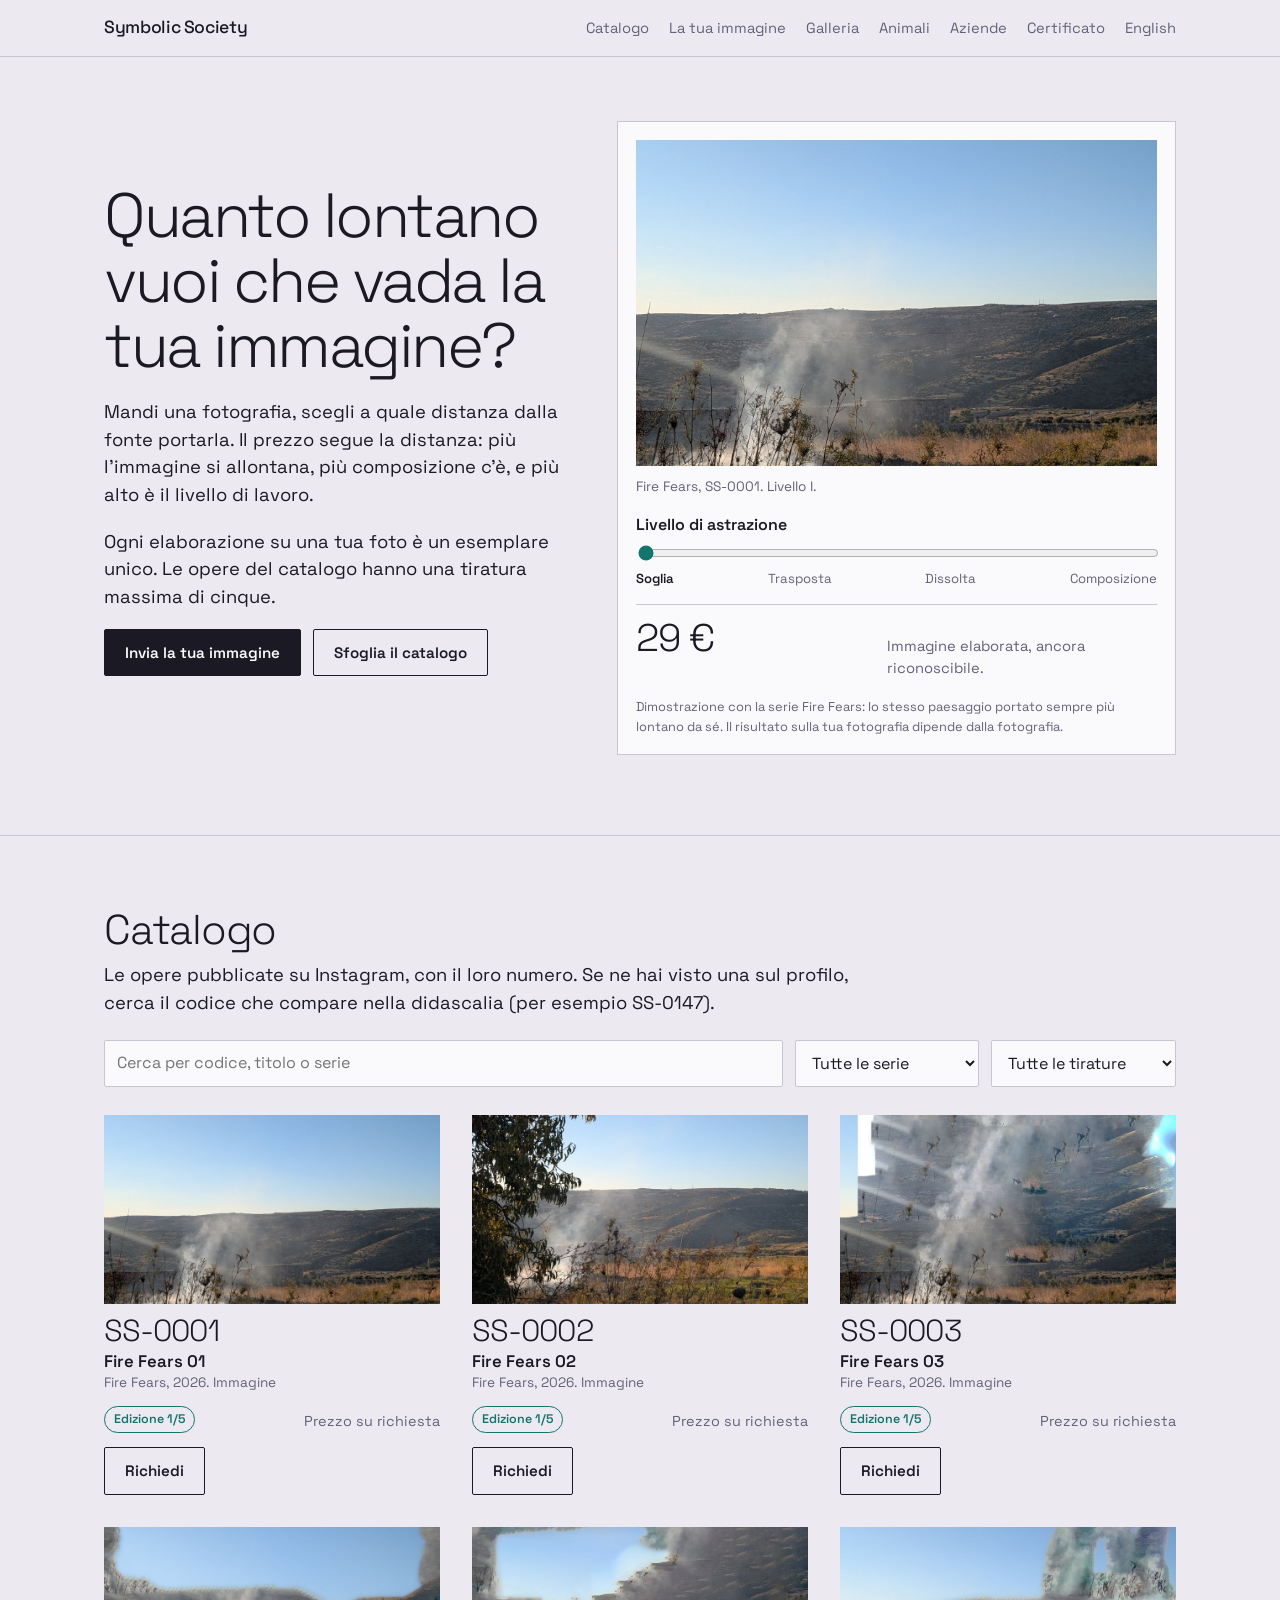
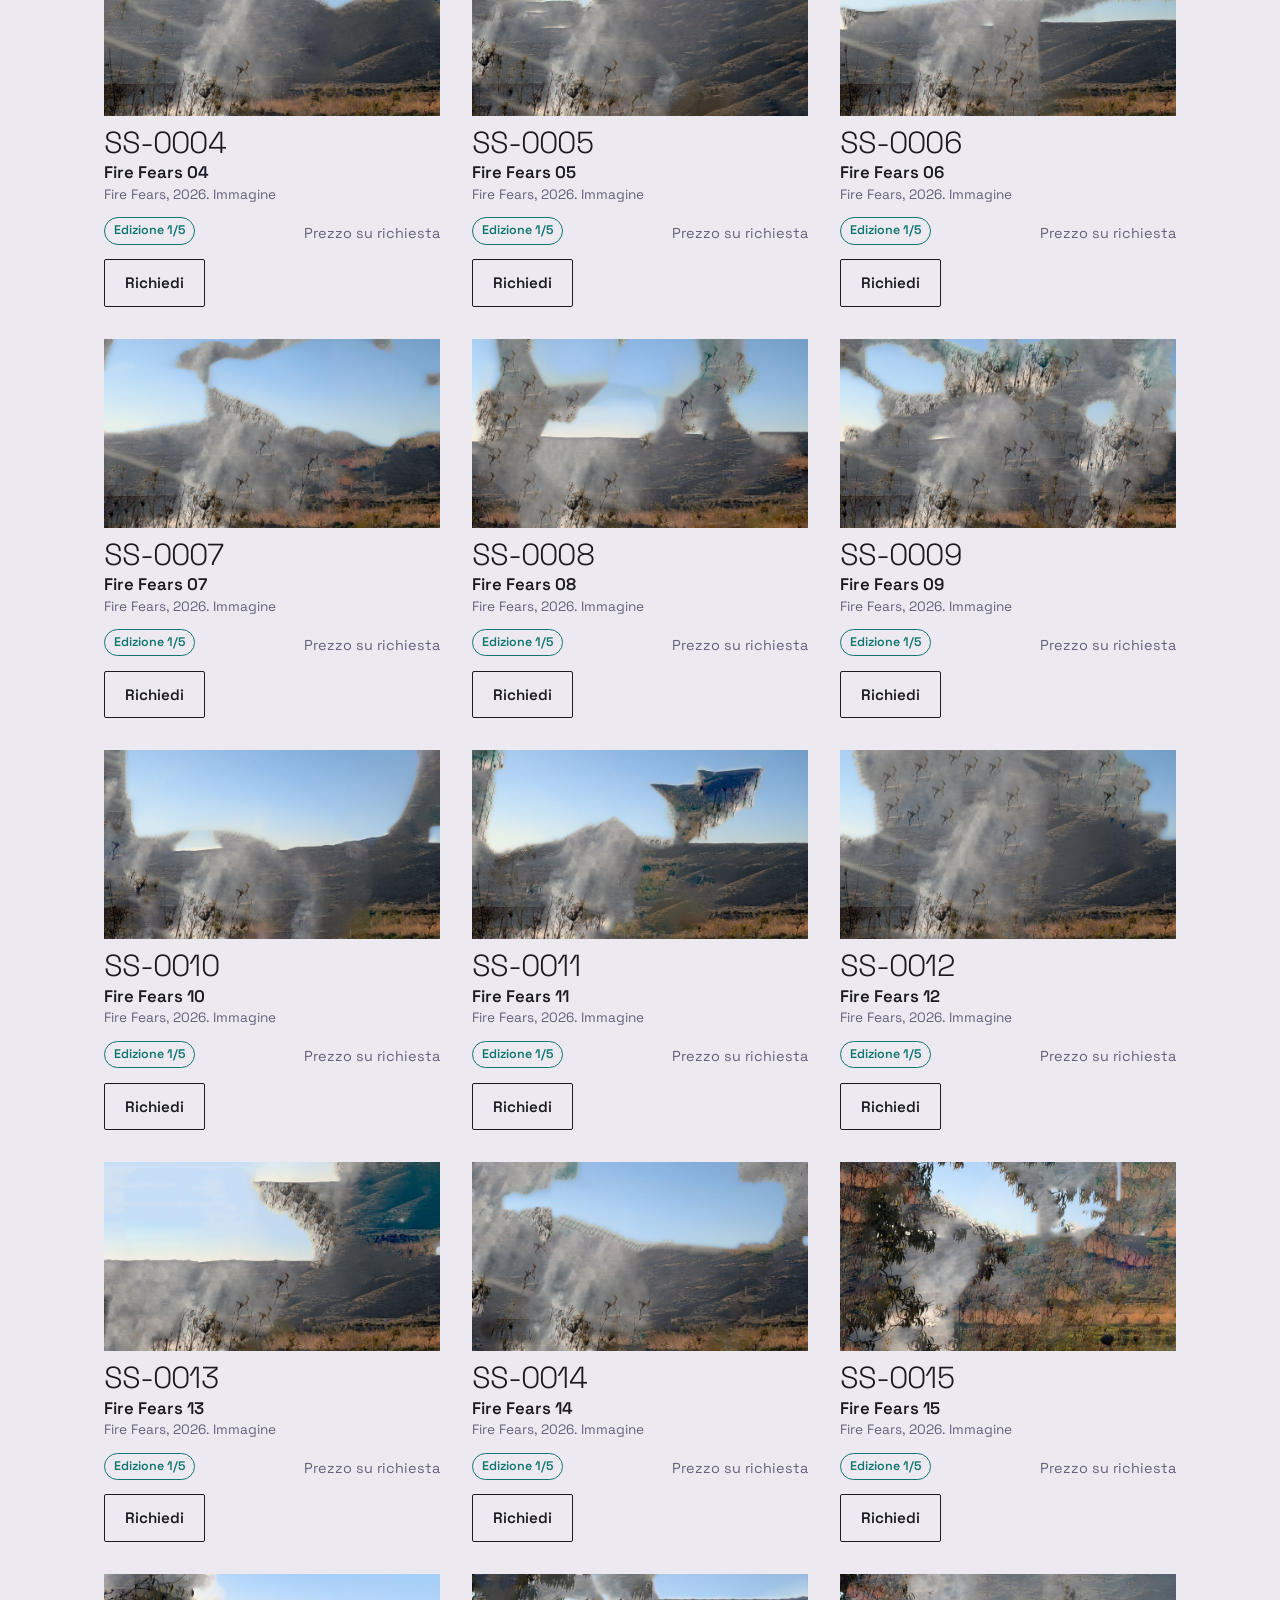
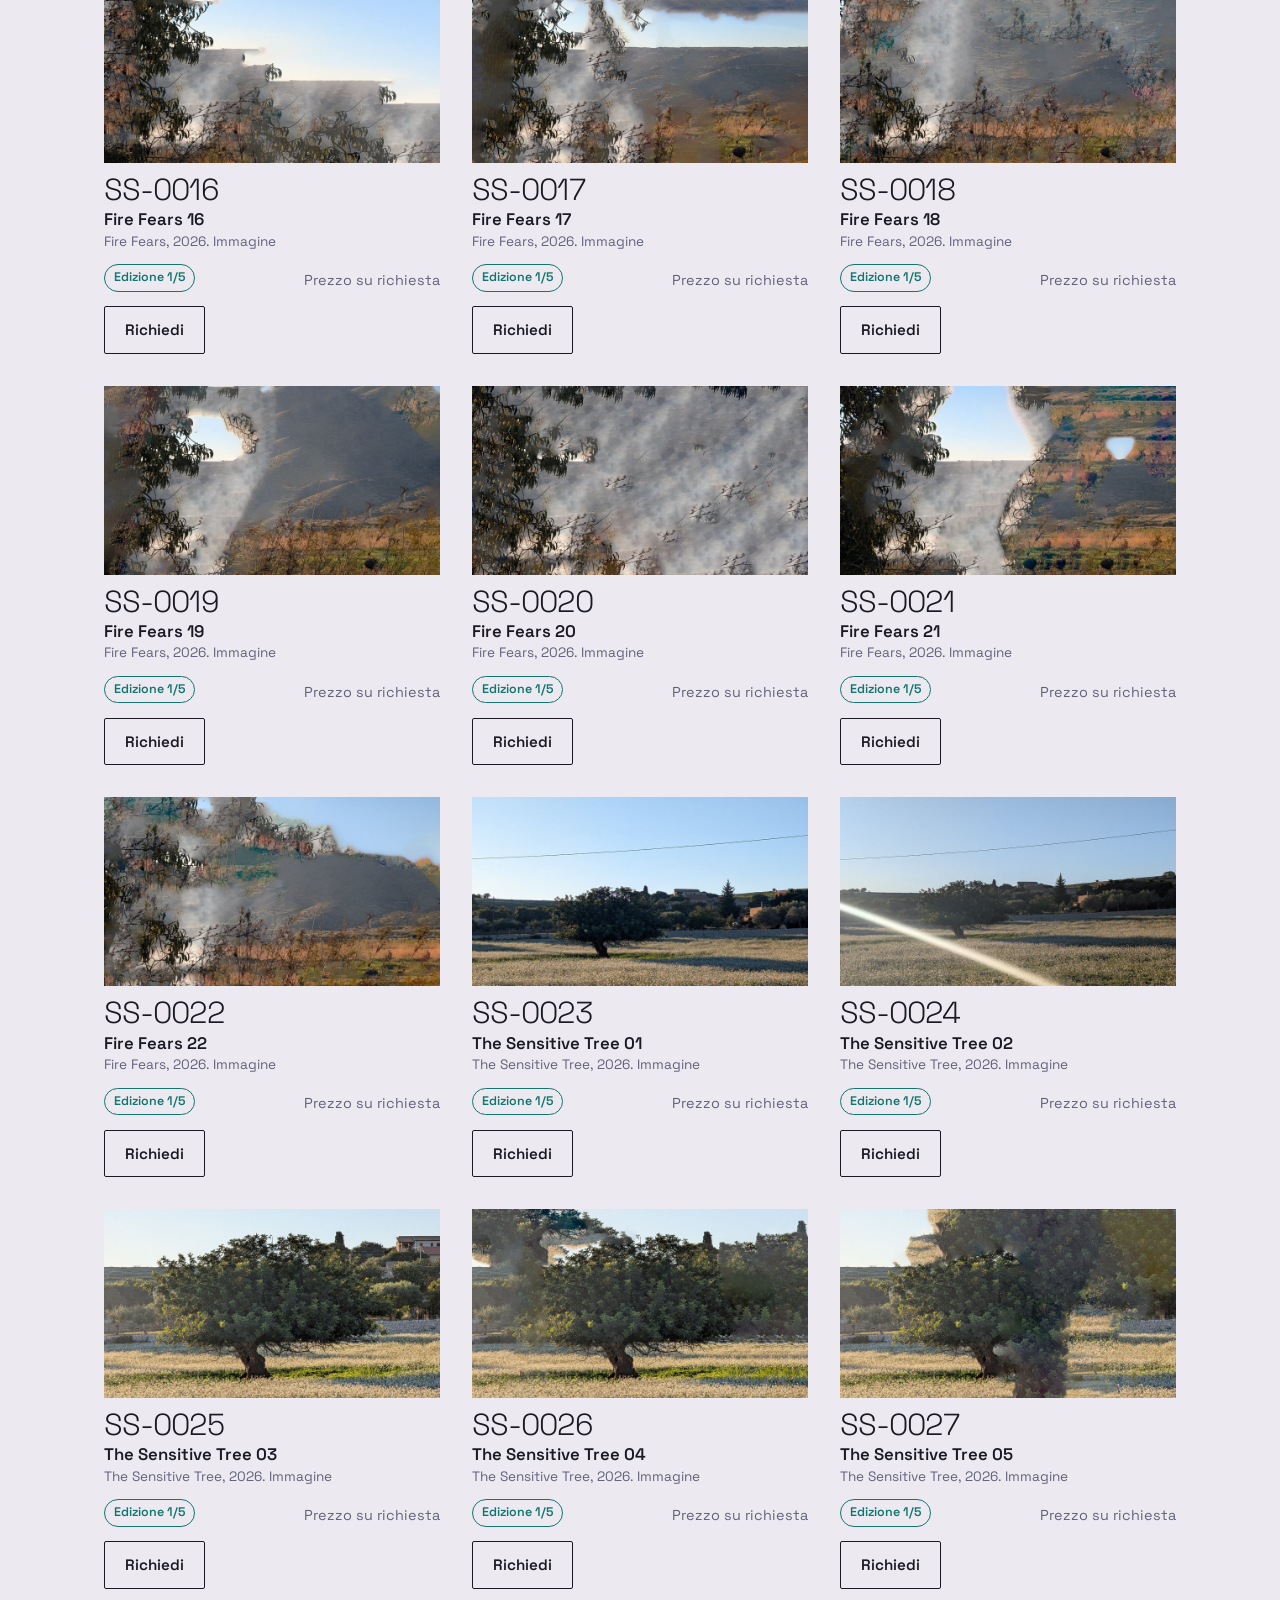
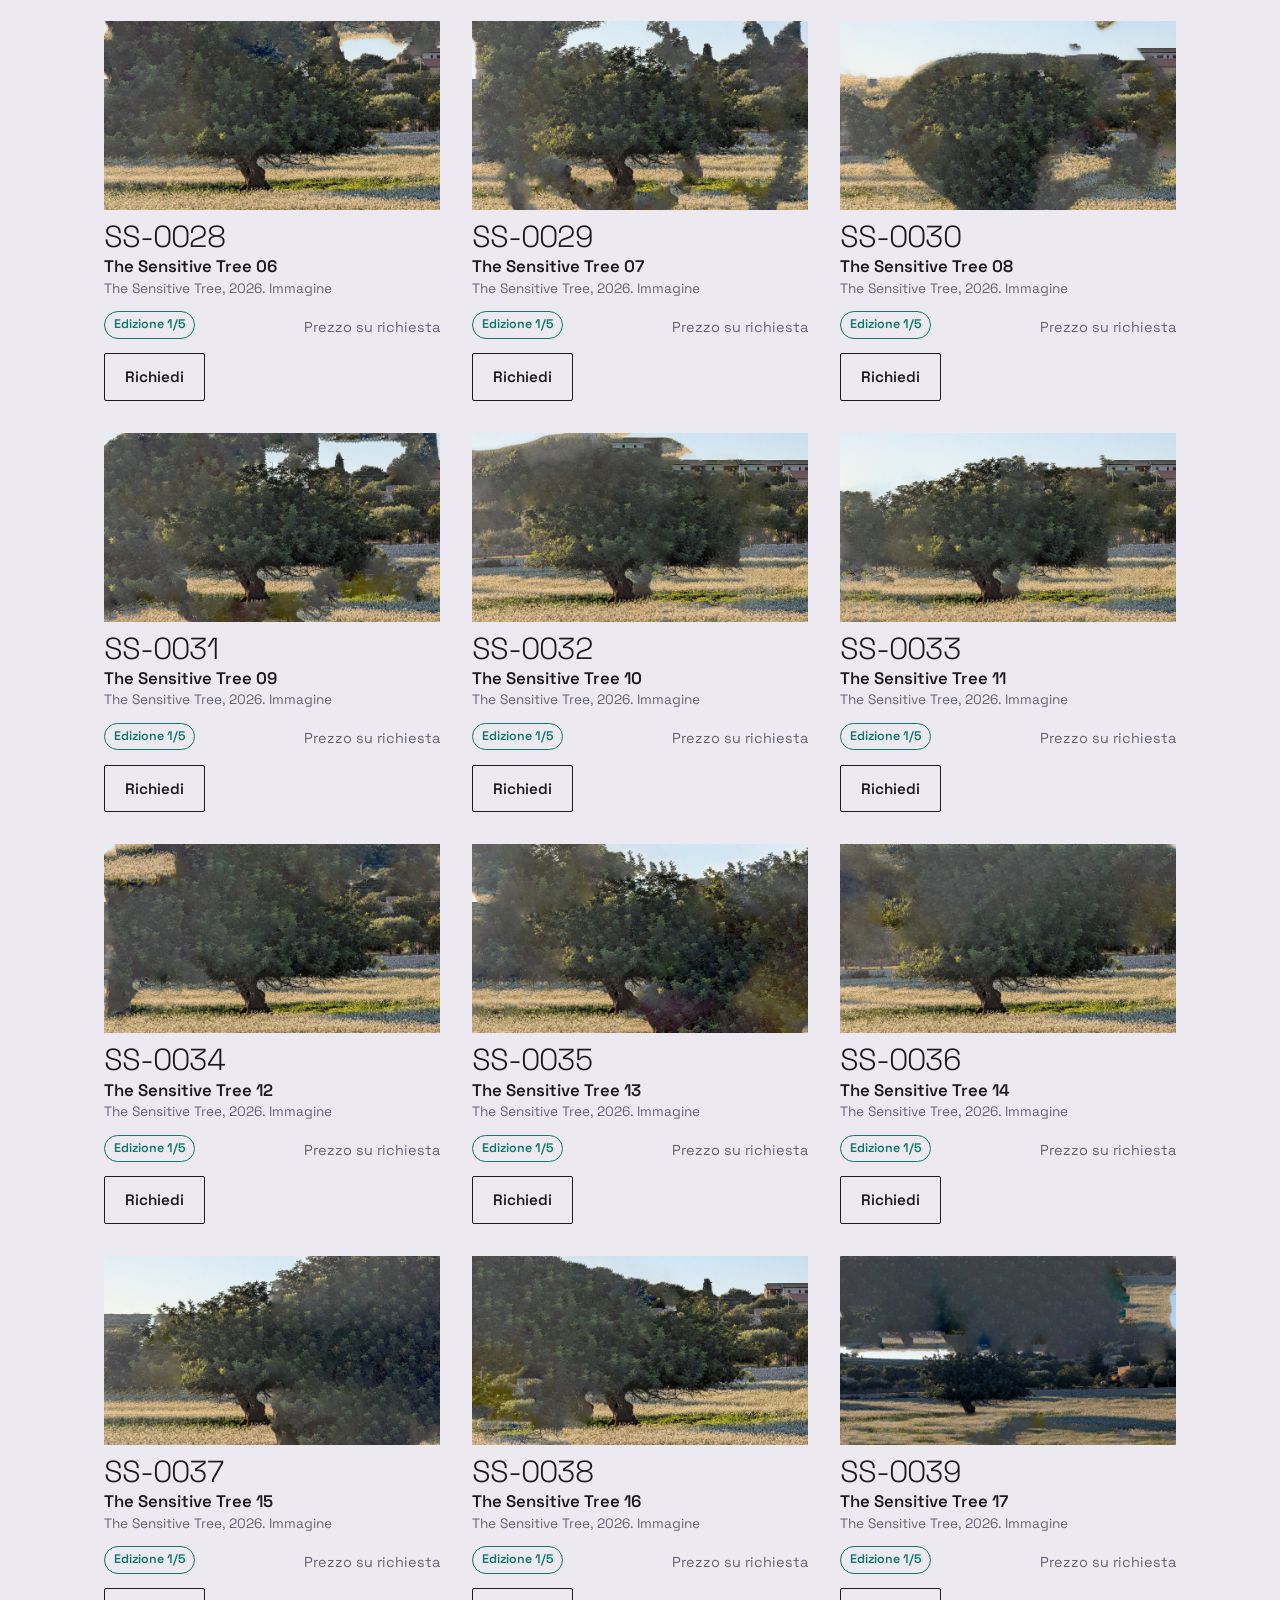
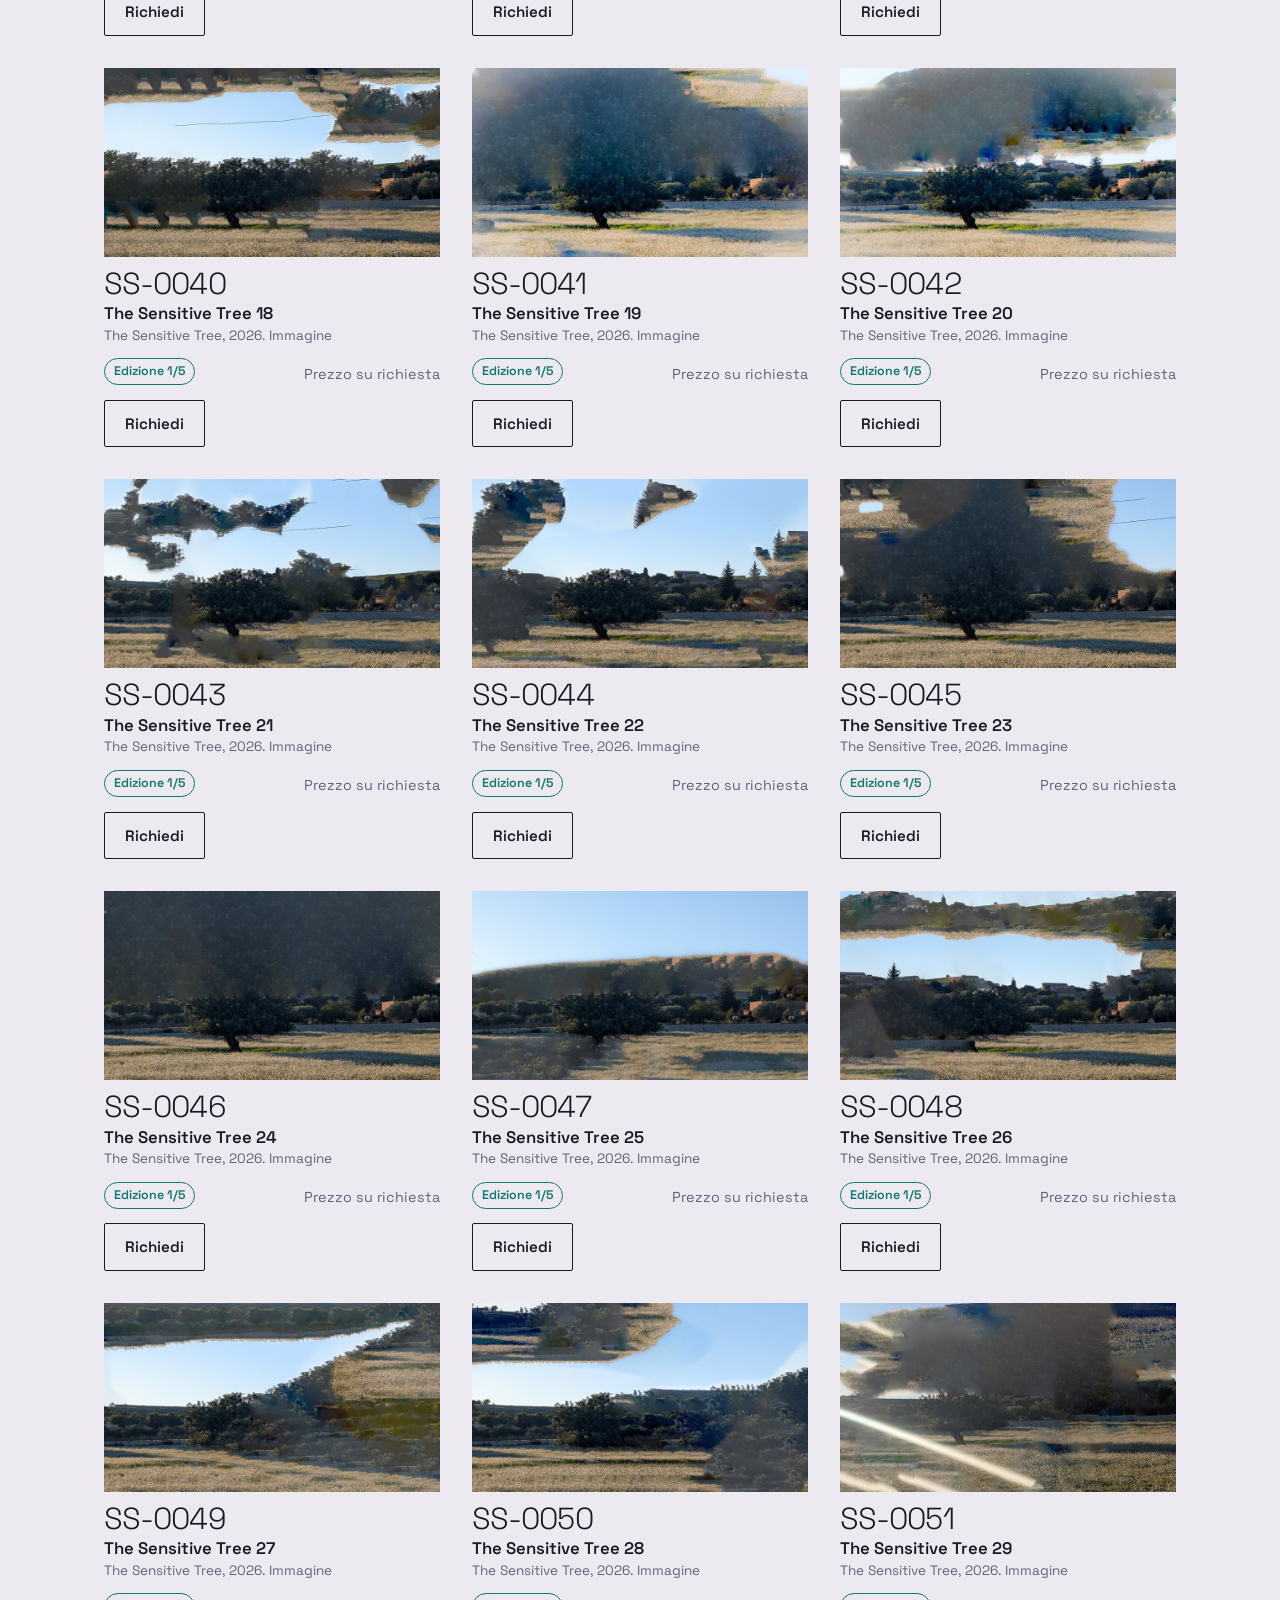
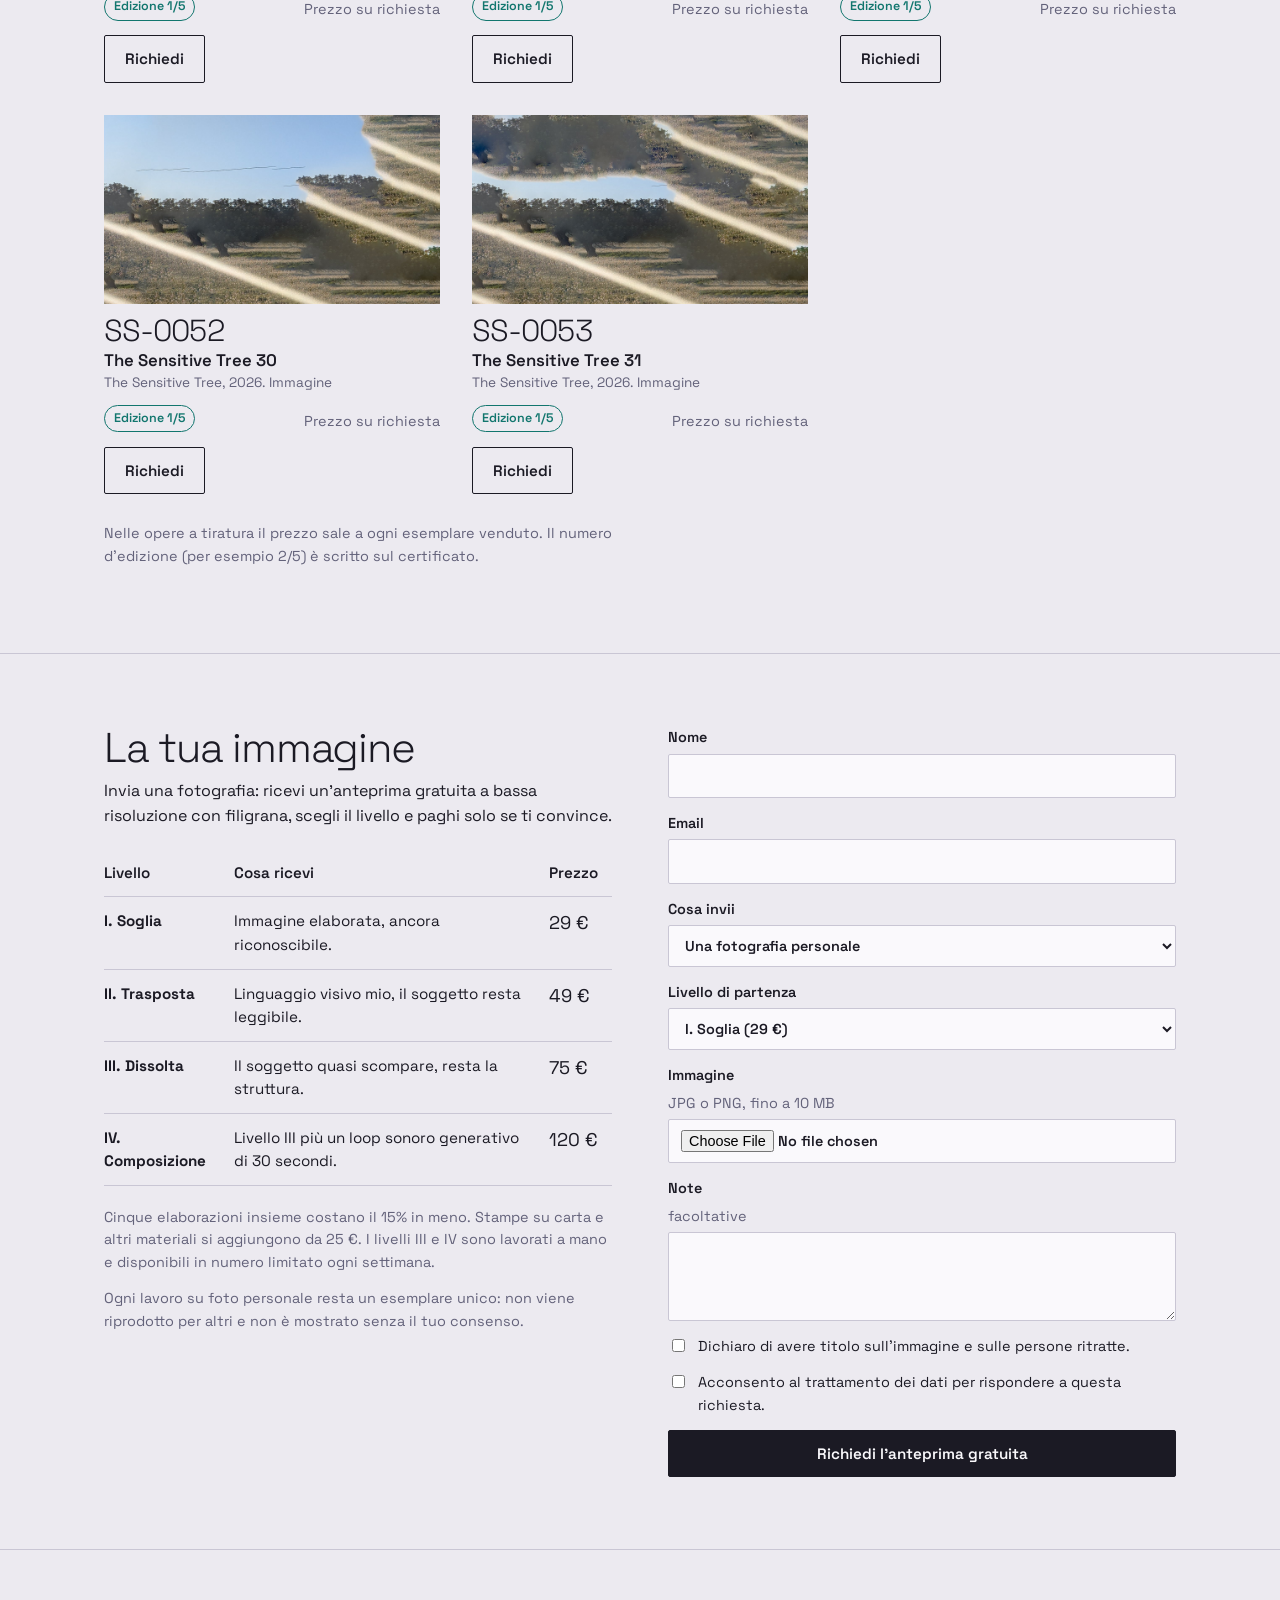
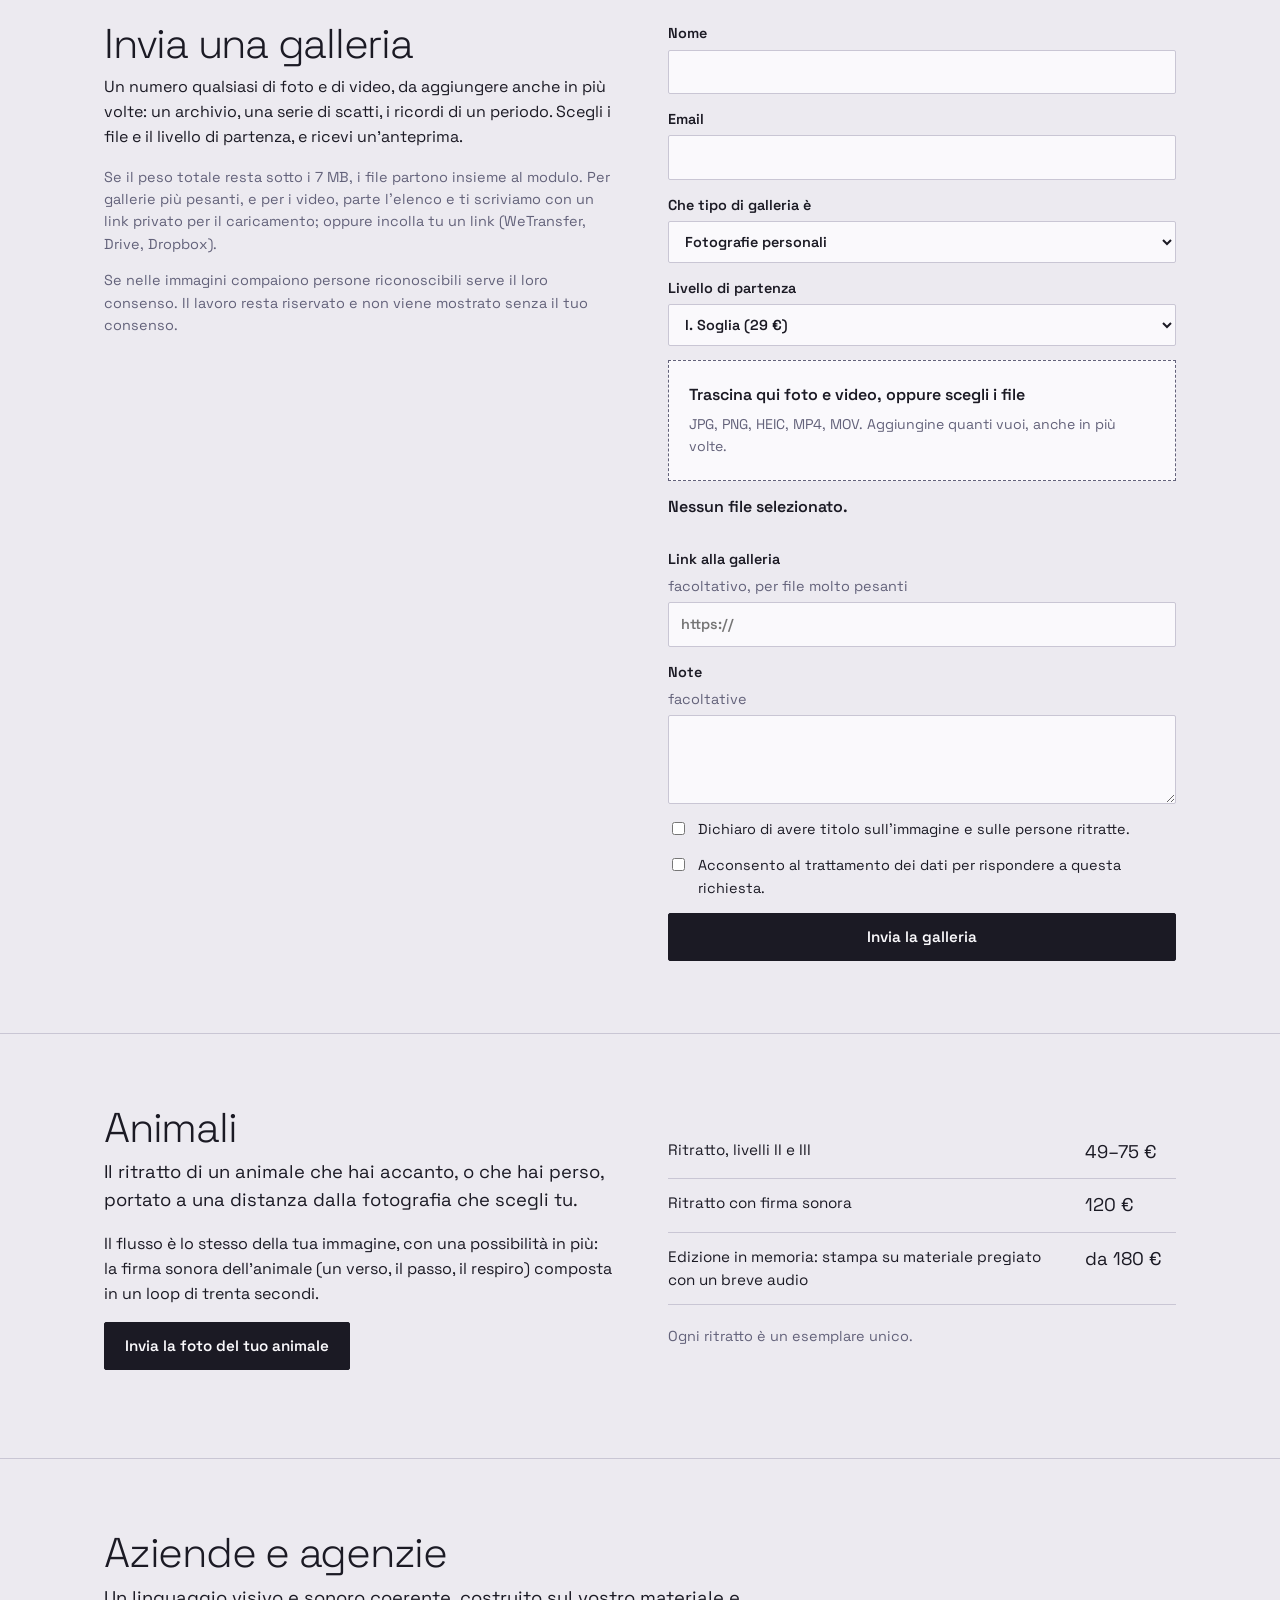
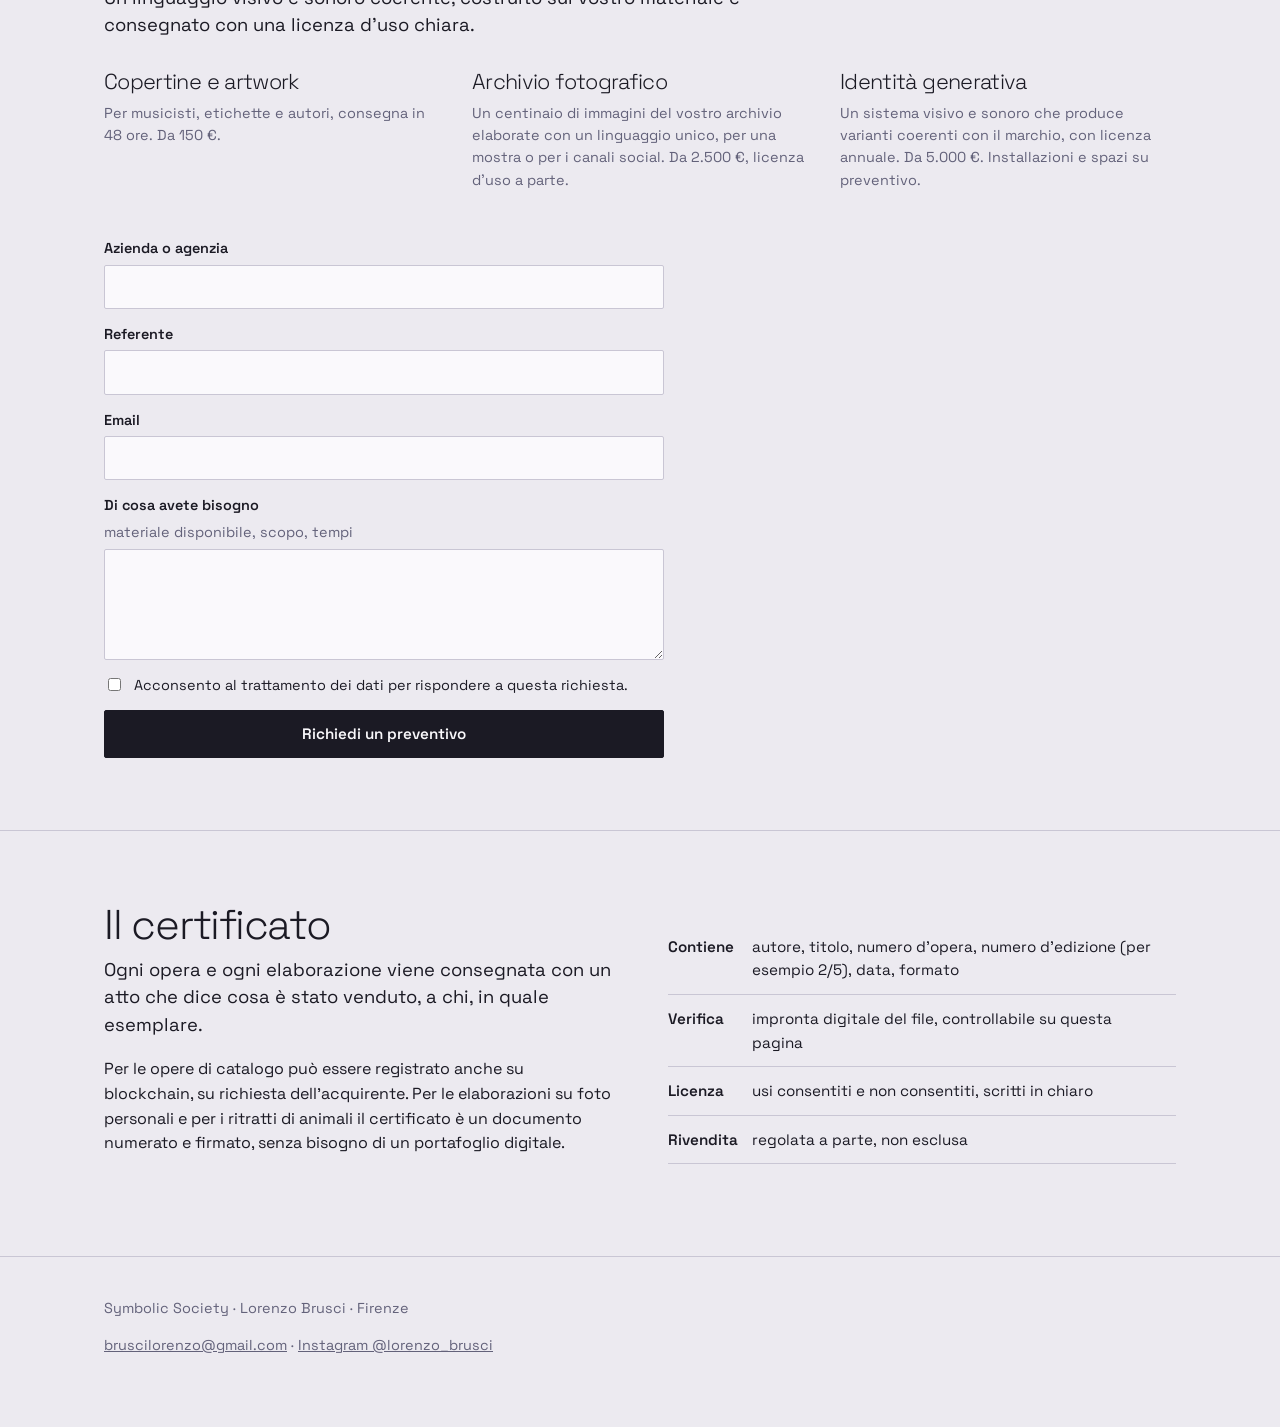
<file: index.html>
<!DOCTYPE html>
<html lang="it">
<head>
<meta charset="utf-8">
<meta name="viewport" content="width=device-width, initial-scale=1">
<title>Symbolic Society — immagini composte, numerate, certificate</title>
<meta name="description" content="Elaborazioni di immagine e suono di Lorenzo Brusci: catalogo numerato, lavori su commissione per privati, animali e aziende, certificato di autenticità.">
<link rel="alternate" hreflang="it" href="https://symbolicsociety.com/">
<link rel="alternate" hreflang="en" href="https://symbolicsociety.com/en/">
<link rel="preload" href="fonts/space-grotesk-latin-wght-normal.woff2" as="font" type="font/woff2" crossorigin>
<link rel="stylesheet" href="style.css">
</head>
<body>

<header class="top">
  <div class="wrap">
    <a class="brand" href="#top">Symbolic Society</a>
    <nav aria-label="Sezioni">
      <a href="#catalogo">Catalogo</a>
      <a href="#elabora">La tua immagine</a>
      <a href="#galleria">Galleria</a>
      <a href="#pet">Animali</a>
      <a href="#aziende">Aziende</a>
      <a href="#certificato">Certificato</a>
      <a href="en/" hreflang="en" lang="en">English</a>
    </nav>
  </div>
</header>

<main id="top">
<div class="wrap">
  <div class="hero">
    <div>
      <h1>Quanto lontano vuoi che vada la tua immagine?</h1>
      <p class="lead">Mandi una fotografia, scegli a quale distanza dalla fonte portarla. Il prezzo segue la distanza: più l’immagine si allontana, più composizione c’è, e più alto è il livello di lavoro.</p>
      <p class="lead">Ogni elaborazione su una tua foto è un esemplare unico. Le opere del catalogo hanno una tiratura massima di cinque.</p>
      <p><a class="btn" href="#elabora" id="heroCta">Invia la tua immagine</a> &nbsp; <a class="btn ghost" href="#catalogo">Sfoglia il catalogo</a></p>
    </div>

    <div class="dial">
      <div class="frame" id="frame"></div>
      <p class="cap" id="demoCap"></p>
      <label for="level">Livello di astrazione</label>
      <input type="range" id="level" min="0" max="3" step="1" value="0" aria-describedby="lvlDesc">
      <div class="steps" id="steps" aria-hidden="true"></div>
      <div class="readout">
        <div class="price" id="lvlPrice"></div>
        <p id="lvlDesc"></p>
      </div>
      <p class="demo-note">Dimostrazione con la serie Fire Fears: lo stesso paesaggio portato sempre più lontano da sé. Il risultato sulla tua fotografia dipende dalla fotografia.</p>
    </div>
  </div>
</div>

<section id="catalogo">
  <div class="wrap">
    <h2>Catalogo</h2>
    <p class="lead">Le opere pubblicate su Instagram, con il loro numero. Se ne hai visto una sul profilo, cerca il codice che compare nella didascalia (per esempio SS-0147).</p>
    <div class="tools">
      <input type="search" id="q" placeholder="Cerca per codice, titolo o serie" aria-label="Cerca nel catalogo">
      <select id="fSerie" aria-label="Serie"><option value="">Tutte le serie</option></select>
      <select id="fRegime" aria-label="Tiratura">
        <option value="">Tutte le tirature</option>
        <option value="unica">Solo opere uniche</option>
        <option value="tiratura">Solo con tiratura</option>
        <option value="disp">Solo disponibili</option>
      </select>
    </div>
    <div class="grid" id="grid"></div>
    <div class="empty" id="empty" hidden>Nessuna opera corrisponde alla ricerca. Prova con un altro codice o togli un filtro.</div>
    <p class="small" style="margin-top:28px">Nelle opere a tiratura il prezzo sale a ogni esemplare venduto. Il numero d’edizione (per esempio 2/5) è scritto sul certificato.</p>
  </div>
</section>

<section id="elabora">
  <div class="wrap cols">
    <div>
      <h2>La tua immagine</h2>
      <p>Invia una fotografia: ricevi un’anteprima gratuita a bassa risoluzione con filigrana, scegli il livello e paghi solo se ti convince.</p>
      <table>
        <thead><tr><th>Livello</th><th>Cosa ricevi</th><th>Prezzo</th></tr></thead>
        <tbody id="tbl"></tbody>
      </table>
      <p class="small">Cinque elaborazioni insieme costano il 15% in meno. Stampe su carta e altri materiali si aggiungono da 25 €. I livelli III e IV sono lavorati a mano e disponibili in numero limitato ogni settimana.</p>
      <p class="small">Ogni lavoro su foto personale resta un esemplare unico: non viene riprodotto per altri e non è mostrato senza il tuo consenso.</p>
    </div>
    <div>
      <form name="elaborazione" method="POST" data-netlify="true" netlify-honeypot="bot" enctype="multipart/form-data" id="fElab">
        <input type="hidden" name="form-name" value="elaborazione">
        <input type="hidden" name="lingua" value="it">
        <p class="hp"><label>Non compilare <input name="bot"></label></p>
        <label>Nome <input name="nome" required autocomplete="name"></label>
        <label>Email <input type="email" name="email" required autocomplete="email"></label>
        <label>Cosa invii
          <select name="soggetto" id="soggetto">
            <option>Una fotografia personale</option>
            <option>Il mio animale</option>
            <option>Altro</option>
          </select>
        </label>
        <label>Livello di partenza
          <select name="livello" id="livelloSel"></select>
        </label>
        <label>Immagine <span class="h">JPG o PNG, fino a 10 MB</span>
          <input type="file" name="immagine" accept="image/jpeg,image/png" required>
        </label>
        <label>Note <span class="h">facoltative</span><textarea name="note" rows="3"></textarea></label>
        <label class="chk"><input type="checkbox" name="diritti" required> Dichiaro di avere titolo sull’immagine e sulle persone ritratte.</label>
        <label class="chk"><input type="checkbox" name="privacy" required> Acconsento al trattamento dei dati per rispondere a questa richiesta.</label>
        <button class="btn" type="submit">Richiedi l’anteprima gratuita</button>
        <div class="ok" role="status">Richiesta inviata. Ti scriviamo con l’anteprima appena pronta.</div>
        <div class="err" role="alert">Invio non riuscito. Riprova tra poco o scrivici a bruscilorenzo@gmail.com.</div>
      </form>
    </div>
  </div>
</section>

<section id="galleria">
  <div class="wrap cols">
    <div>
      <h2>Invia una galleria</h2>
      <p>Un numero qualsiasi di foto e di video, da aggiungere anche in più volte: un archivio, una serie di scatti, i ricordi di un periodo. Scegli i file e il livello di partenza, e ricevi un’anteprima.</p>
      <p class="small">Se il peso totale resta sotto i 7 MB, i file partono insieme al modulo. Per gallerie più pesanti, e per i video, parte l’elenco e ti scriviamo con un link privato per il caricamento; oppure incolla tu un link (WeTransfer, Drive, Dropbox).</p>
      <p class="small">Se nelle immagini compaiono persone riconoscibili serve il loro consenso. Il lavoro resta riservato e non viene mostrato senza il tuo consenso.</p>
    </div>
    <div>
      <form name="galleria" method="POST" data-netlify="true" netlify-honeypot="bot" enctype="multipart/form-data" id="galForm">
        <input type="hidden" name="form-name" value="galleria">
        <input type="hidden" name="lingua" value="it">
        <input type="hidden" name="riepilogo" id="galSummary">
        <input type="hidden" name="n_foto" id="galNF">
        <input type="hidden" name="n_video" id="galNV">
        <input type="hidden" name="peso_totale_mb" id="galMB">
        <input type="hidden" name="invio_file" id="galMode">
        <p class="hp"><label>Non compilare <input name="bot"></label></p>
        <label>Nome <input name="nome" required autocomplete="name"></label>
        <label>Email <input type="email" name="email" required autocomplete="email"></label>
        <label>Che tipo di galleria è
          <select name="tipo">
            <option>Fotografie personali</option>
            <option>Il mio animale</option>
            <option>Un archivio aziendale</option>
            <option>Altro</option>
          </select>
        </label>
        <label>Livello di partenza
          <select name="livello" id="galLevel"></select>
        </label>
        <label class="drop" id="galDrop">
          <input type="file" name="file" id="galInput" multiple accept="image/*,video/*">
          <strong>Trascina qui foto e video, oppure scegli i file</strong>
          <span>JPG, PNG, HEIC, MP4, MOV. Aggiungine quanti vuoi, anche in più volte.</span>
        </label>
        <div id="galCount" class="gcount" aria-live="polite"></div>
        <ul id="galList" class="files"></ul>
        <div id="galEstimate" class="small" aria-live="polite"></div>
        <label>Link alla galleria <span class="h">facoltativo, per file molto pesanti</span><input type="url" name="link" placeholder="https://"></label>
        <label>Note <span class="h">facoltative</span><textarea name="note" rows="3"></textarea></label>
        <label class="chk"><input type="checkbox" name="diritti" required> Dichiaro di avere titolo sull’immagine e sulle persone ritratte.</label>
        <label class="chk"><input type="checkbox" name="privacy" required> Acconsento al trattamento dei dati per rispondere a questa richiesta.</label>
        <button class="btn" type="submit">Invia la galleria</button>
        <div class="ok" role="status"></div>
        <div class="err" role="alert"></div>
      </form>
    </div>
  </div>
</section>

<section id="pet">
  <div class="wrap cols">
    <div>
      <h2>Animali</h2>
      <p class="lead">Il ritratto di un animale che hai accanto, o che hai perso, portato a una distanza dalla fotografia che scegli tu.</p>
      <p>Il flusso è lo stesso della tua immagine, con una possibilità in più: la firma sonora dell’animale (un verso, il passo, il respiro) composta in un loop di trenta secondi.</p>
      <p><a class="btn" href="#elabora" data-pet>Invia la foto del tuo animale</a></p>
    </div>
    <div>
      <table>
        <tbody>
          <tr><td>Ritratto, livelli II e III</td><td class="pr">49–75 €</td></tr>
          <tr><td>Ritratto con firma sonora</td><td class="pr">120 €</td></tr>
          <tr><td>Edizione in memoria: stampa su materiale pregiato con un breve audio</td><td class="pr">da 180 €</td></tr>
        </tbody>
      </table>
      <p class="small">Ogni ritratto è un esemplare unico.</p>
    </div>
  </div>
</section>

<section id="aziende">
  <div class="wrap">
    <h2>Aziende e agenzie</h2>
    <p class="lead">Un linguaggio visivo e sonoro coerente, costruito sul vostro materiale e consegnato con una licenza d’uso chiara.</p>
    <div class="cols three" style="margin:32px 0">
      <div><h3>Copertine e artwork</h3><p class="small" style="margin-top:8px">Per musicisti, etichette e autori, consegna in 48 ore. Da 150 €.</p></div>
      <div><h3>Archivio fotografico</h3><p class="small" style="margin-top:8px">Un centinaio di immagini del vostro archivio elaborate con un linguaggio unico, per una mostra o per i canali social. Da 2.500 €, licenza d’uso a parte.</p></div>
      <div><h3>Identità generativa</h3><p class="small" style="margin-top:8px">Un sistema visivo e sonoro che produce varianti coerenti con il marchio, con licenza annuale. Da 5.000 €. Installazioni e spazi su preventivo.</p></div>
    </div>
    <form name="aziende" method="POST" data-netlify="true" netlify-honeypot="bot" id="fAz">
      <input type="hidden" name="form-name" value="aziende">
      <input type="hidden" name="lingua" value="it">
      <p class="hp"><label>Non compilare <input name="bot"></label></p>
      <label>Azienda o agenzia <input name="azienda" required></label>
      <label>Referente <input name="nome" required autocomplete="name"></label>
      <label>Email <input type="email" name="email" required autocomplete="email"></label>
      <label>Di cosa avete bisogno <span class="h">materiale disponibile, scopo, tempi</span><textarea name="richiesta" rows="4" required></textarea></label>
      <label class="chk"><input type="checkbox" name="privacy" required> Acconsento al trattamento dei dati per rispondere a questa richiesta.</label>
      <button class="btn" type="submit">Richiedi un preventivo</button>
      <div class="ok" role="status">Richiesta inviata. Vi rispondiamo con una proposta.</div>
      <div class="err" role="alert">Invio non riuscito. Riprova tra poco o scrivici a bruscilorenzo@gmail.com.</div>
    </form>
  </div>
</section>

<section id="certificato">
  <div class="wrap cols">
    <div>
      <h2>Il certificato</h2>
      <p class="lead">Ogni opera e ogni elaborazione viene consegnata con un atto che dice cosa è stato venduto, a chi, in quale esemplare.</p>
      <p>Per le opere di catalogo può essere registrato anche su blockchain, su richiesta dell’acquirente. Per le elaborazioni su foto personali e per i ritratti di animali il certificato è un documento numerato e firmato, senza bisogno di un portafoglio digitale.</p>
    </div>
    <div>
      <table>
        <tbody>
          <tr><th>Contiene</th><td>autore, titolo, numero d’opera, numero d’edizione (per esempio 2/5), data, formato</td></tr>
          <tr><th>Verifica</th><td>impronta digitale del file, controllabile su questa pagina</td></tr>
          <tr><th>Licenza</th><td>usi consentiti e non consentiti, scritti in chiaro</td></tr>
          <tr><th>Rivendita</th><td>regolata a parte, non esclusa</td></tr>
        </tbody>
      </table>
    </div>
  </div>
</section>
</main>

<footer>
  <div class="wrap">
    <p>Symbolic Society · Lorenzo Brusci · Firenze</p>
    <p><a href="mailto:bruscilorenzo@gmail.com">bruscilorenzo@gmail.com</a> · <a href="https://www.instagram.com/lorenzo_brusci">Instagram @lorenzo_brusci</a></p>
  </div>
</footer>

<dialog id="dlg">
  <button class="close" id="dlgClose" aria-label="Chiudi">×</button>
  <h3 id="dlgTitle"></h3>
  <p class="small" id="dlgSub"></p>
  <form name="richiesta-opera" method="POST" data-netlify="true" netlify-honeypot="bot" id="fOp">
    <input type="hidden" name="form-name" value="richiesta-opera">
    <input type="hidden" name="lingua" value="it">
    <input type="hidden" name="opera" id="opCod">
    <p class="hp"><label>Non compilare <input name="bot"></label></p>
    <label>Nome <input name="nome" required autocomplete="name"></label>
    <label>Email <input type="email" name="email" required autocomplete="email"></label>
    <label>Formato
      <select name="formato">
        <option>Digitale</option>
        <option>Stampa su carta</option>
        <option>Stampa su altro materiale</option>
      </select>
    </label>
    <label class="chk"><input type="checkbox" name="token"> Voglio anche il certificato registrato su blockchain.</label>
    <label>Note <span class="h">facoltative</span><textarea name="note" rows="2"></textarea></label>
    <label class="chk"><input type="checkbox" name="privacy" required> Acconsento al trattamento dei dati per rispondere a questa richiesta.</label>
    <button class="btn" type="submit">Invia la richiesta</button>
    <div class="ok" role="status">Richiesta inviata. Ti scriviamo con prezzo definitivo e modalità di pagamento.</div>
    <div class="err" role="alert">Invio non riuscito. Riprova tra poco o scrivici a bruscilorenzo@gmail.com.</div>
  </form>
</dialog>

<script>
window.SITE = {"lang": "it", "base": "", "levels": [{"nome": "Soglia", "prezzo": 29, "cosa": "Immagine elaborata, ancora riconoscibile.", "code": "SS-0001"}, {"nome": "Trasposta", "prezzo": 49, "cosa": "Linguaggio visivo mio, il soggetto resta leggibile.", "code": "SS-0004"}, {"nome": "Dissolta", "prezzo": 75, "cosa": "Il soggetto quasi scompare, resta la struttura.", "code": "SS-0012"}, {"nome": "Composizione", "prezzo": 120, "cosa": "Livello III più un loop sonoro generativo di 30 secondi.", "code": "SS-0020"}], "t": {demoAlt:c=>`Fire Fears {code}`.replace('{code}',c),demoCap:(c,r)=>`Fire Fears, {code}. Livello {rom}.`.replace('{code}',c).replace('{rom}',r),dlgTitle:c=>`Richiedi {code}`.replace('{code}',c),dlgSub:(titolo,unica,n,max,prezzo)=>(unica?`{titolo}, opera unica, {prezzo}.`:`{titolo}, edizione {n}/{max}, {prezzo}.`).replace('{titolo}',titolo).replace('{n}',n).replace('{max}',max).replace('{prezzo}',prezzo||`prezzo su richiesta`),"gal": {"none": "Nessun file selezionato.", "photo1": "{n} foto", "photoN": "{n} foto", "video1": "{n} video", "videoN": "{n} video", "est": "Stima indicativa per le foto: {amount}{disc}. I video si valutano a parte.", "disc": " (con lo sconto del 15% da cinque foto in su)", "bulk": " Per archivi di oltre 50 immagini prepariamo un preventivo dedicato.", "need": "Aggiungi almeno un file oppure incolla un link alla galleria.", "okFiles": "Galleria ricevuta, file compresi. Ti scriviamo con l’anteprima.", "okLink": "Richiesta ricevuta con il link alla galleria. Ti scriviamo con l’anteprima.", "okList": "Abbiamo ricevuto l’elenco dei file. Ti scriviamo con un link privato per caricarli.", "remove": "Rimuovi", "many": "Hai selezionato molti file: sopra i 300 conviene un unico archivio compresso o un link.", "err": "Invio non riuscito. Riprova tra poco o scrivici a bruscilorenzo@gmail.com.", "videoTag": "Video"}, "unique": "Opera unica", "soldOut": "Esaurita", "edition": "Edizione", "request": "Richiedi", "unavailable": "Non disponibile", "onRequest": "Prezzo su richiesta", "igPost": "Vedi il post su Instagram", "dontKnow": "Non so, consigliami tu", "petValue": "Il mio animale", "tech": {}}};
</script>
<script src="app.js"></script>
</body>
</html>
<!-- rebuild 1794077224 -->
</file>
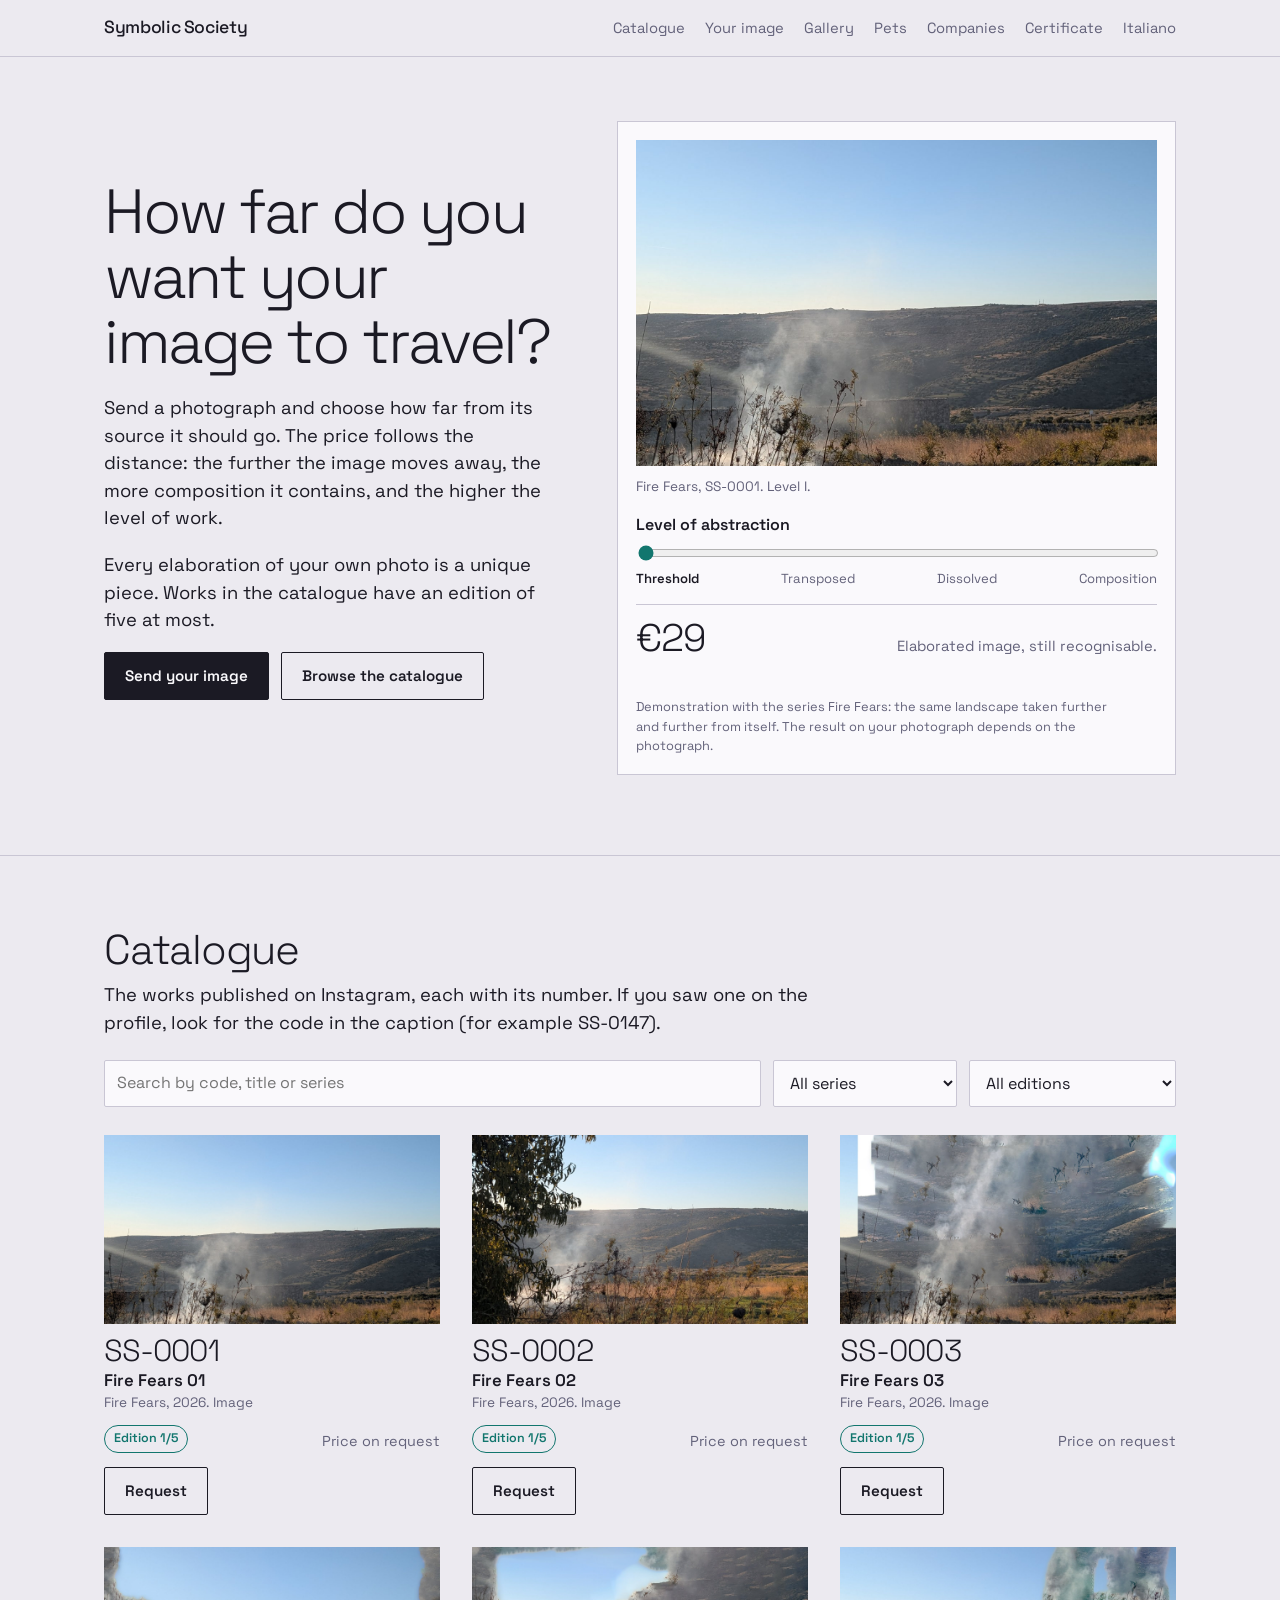
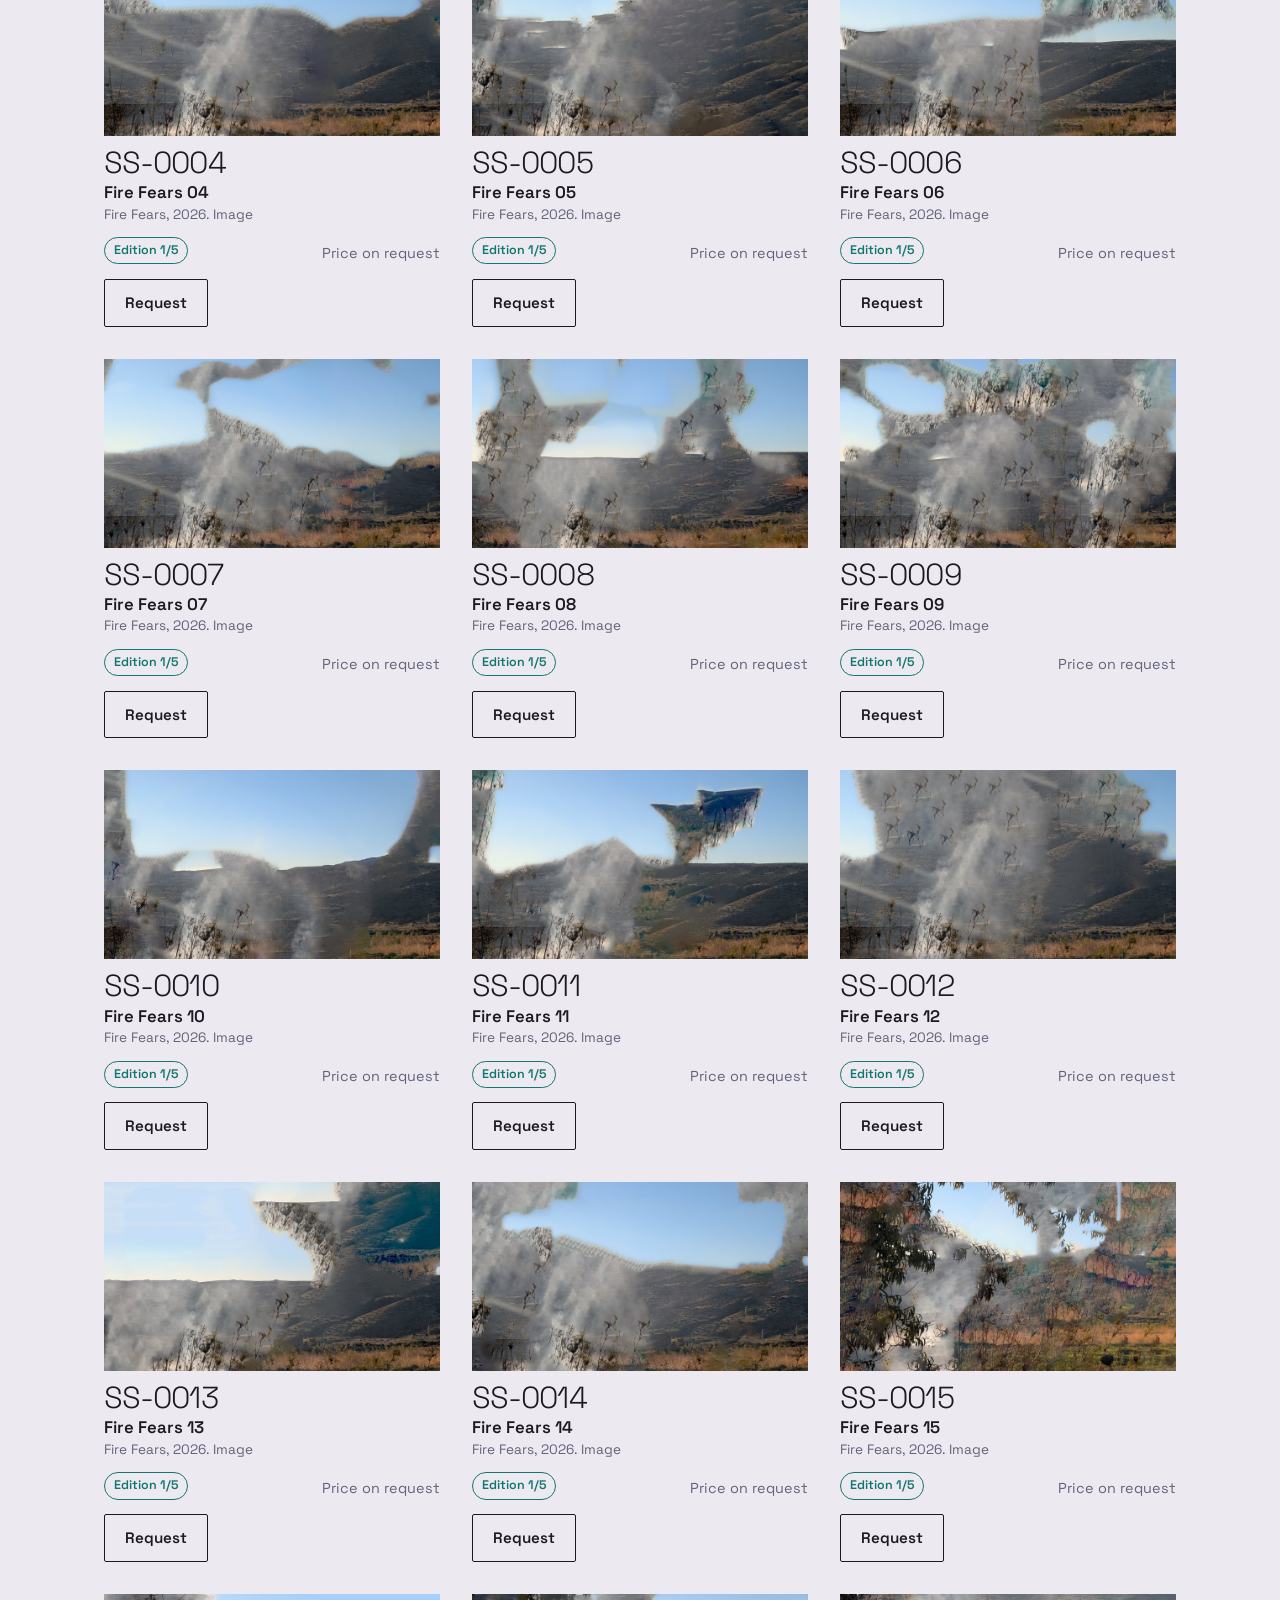
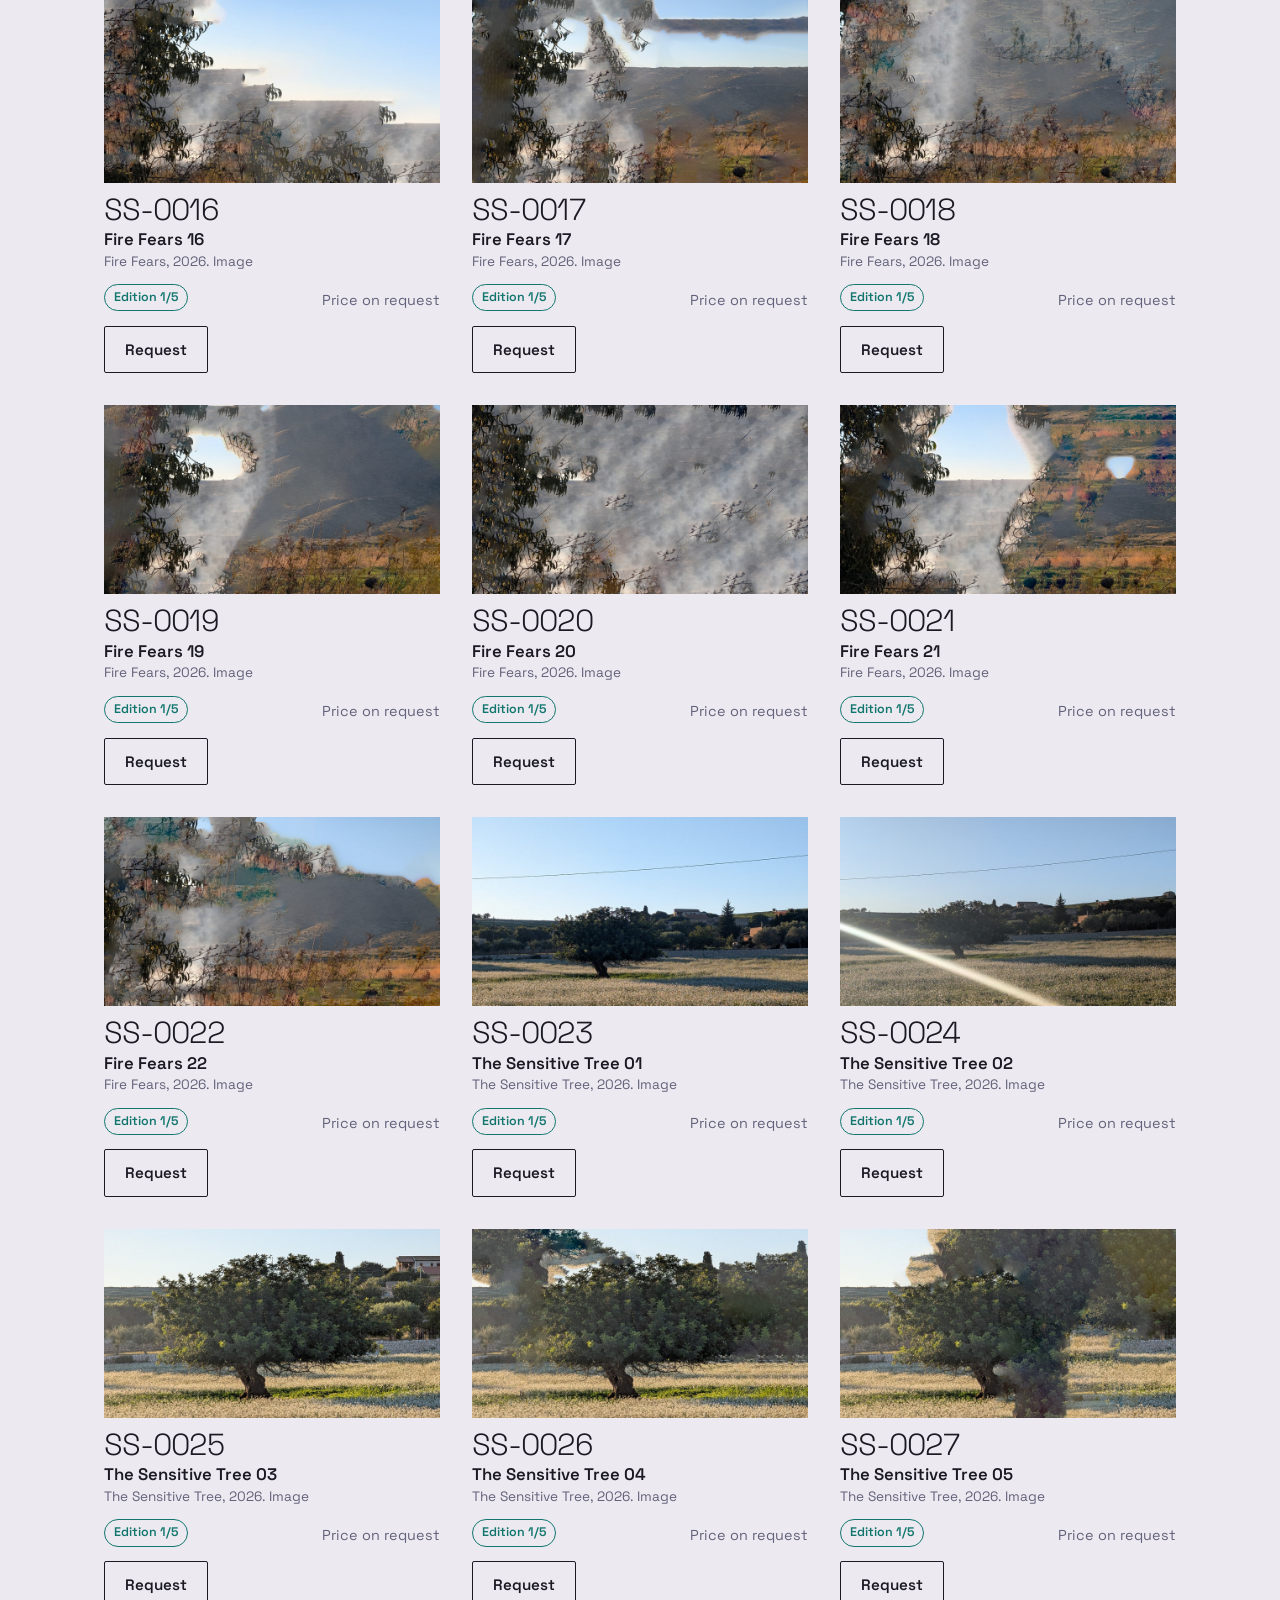
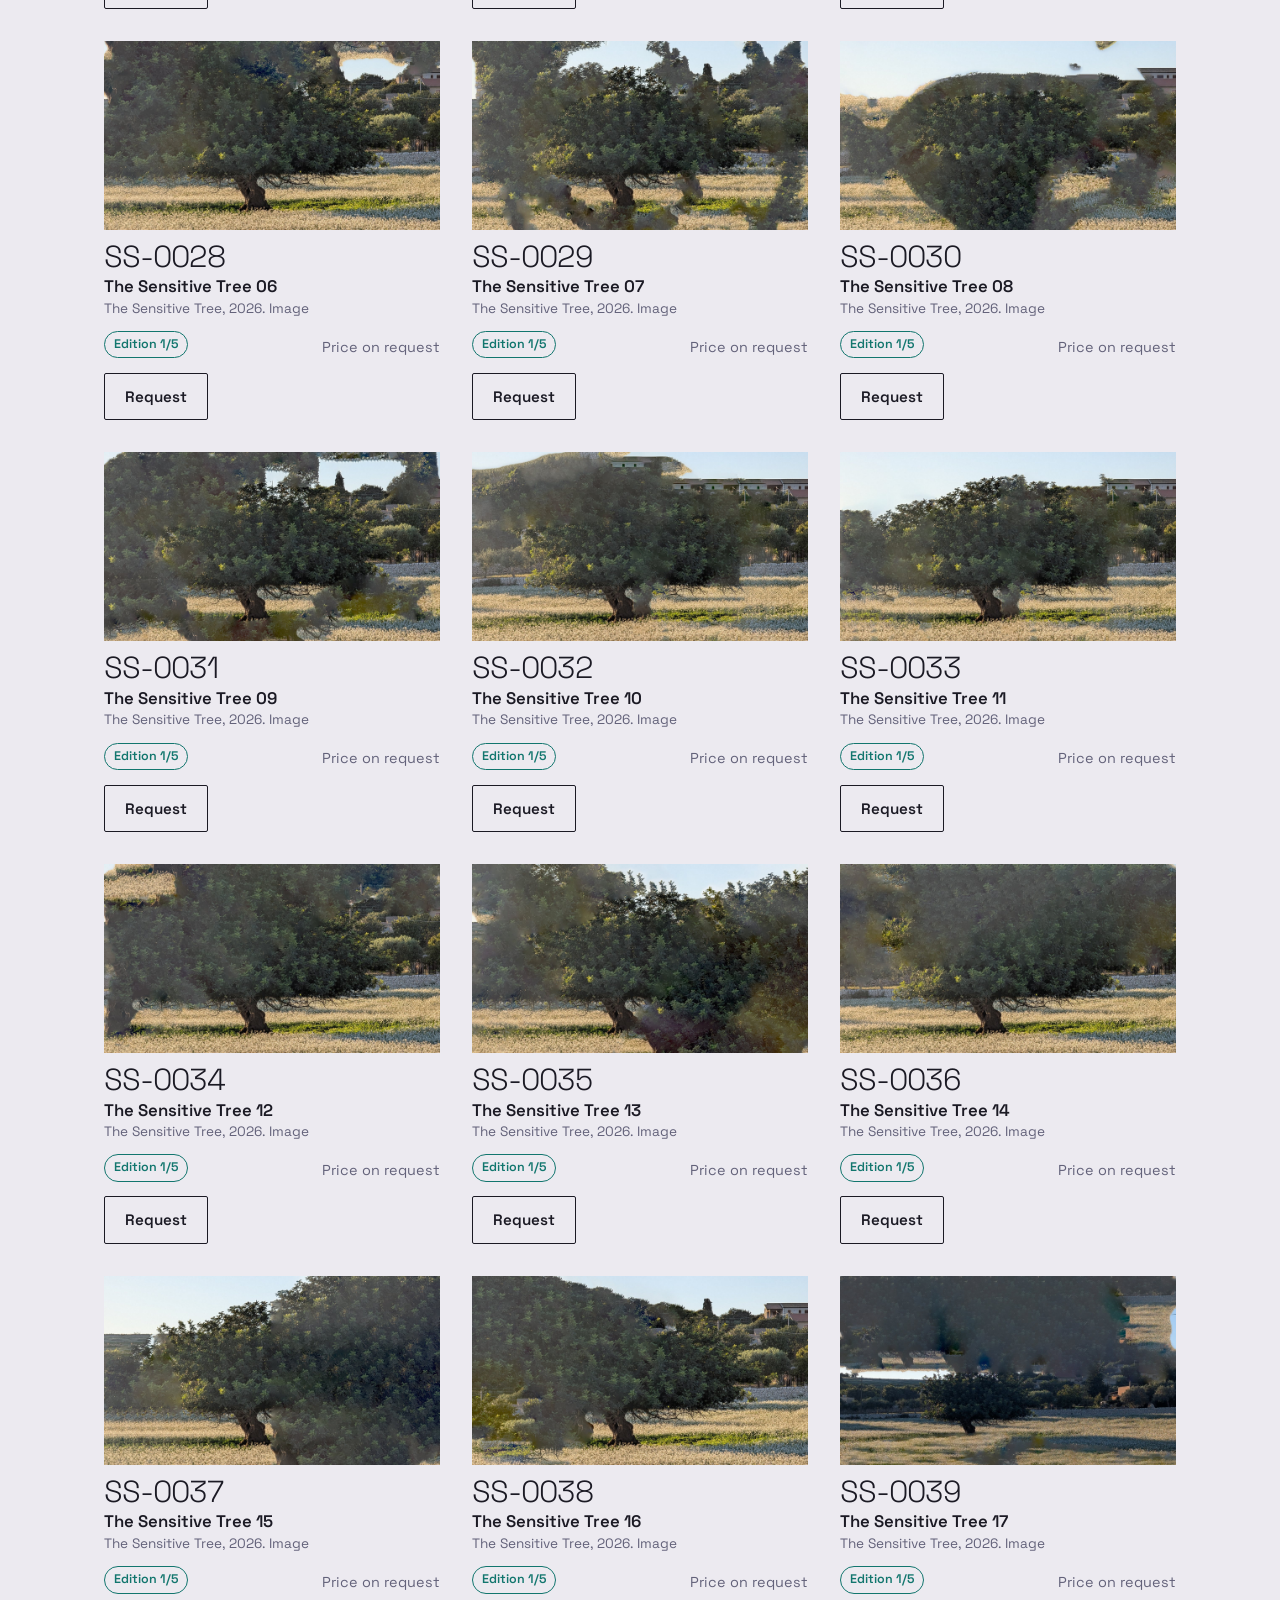
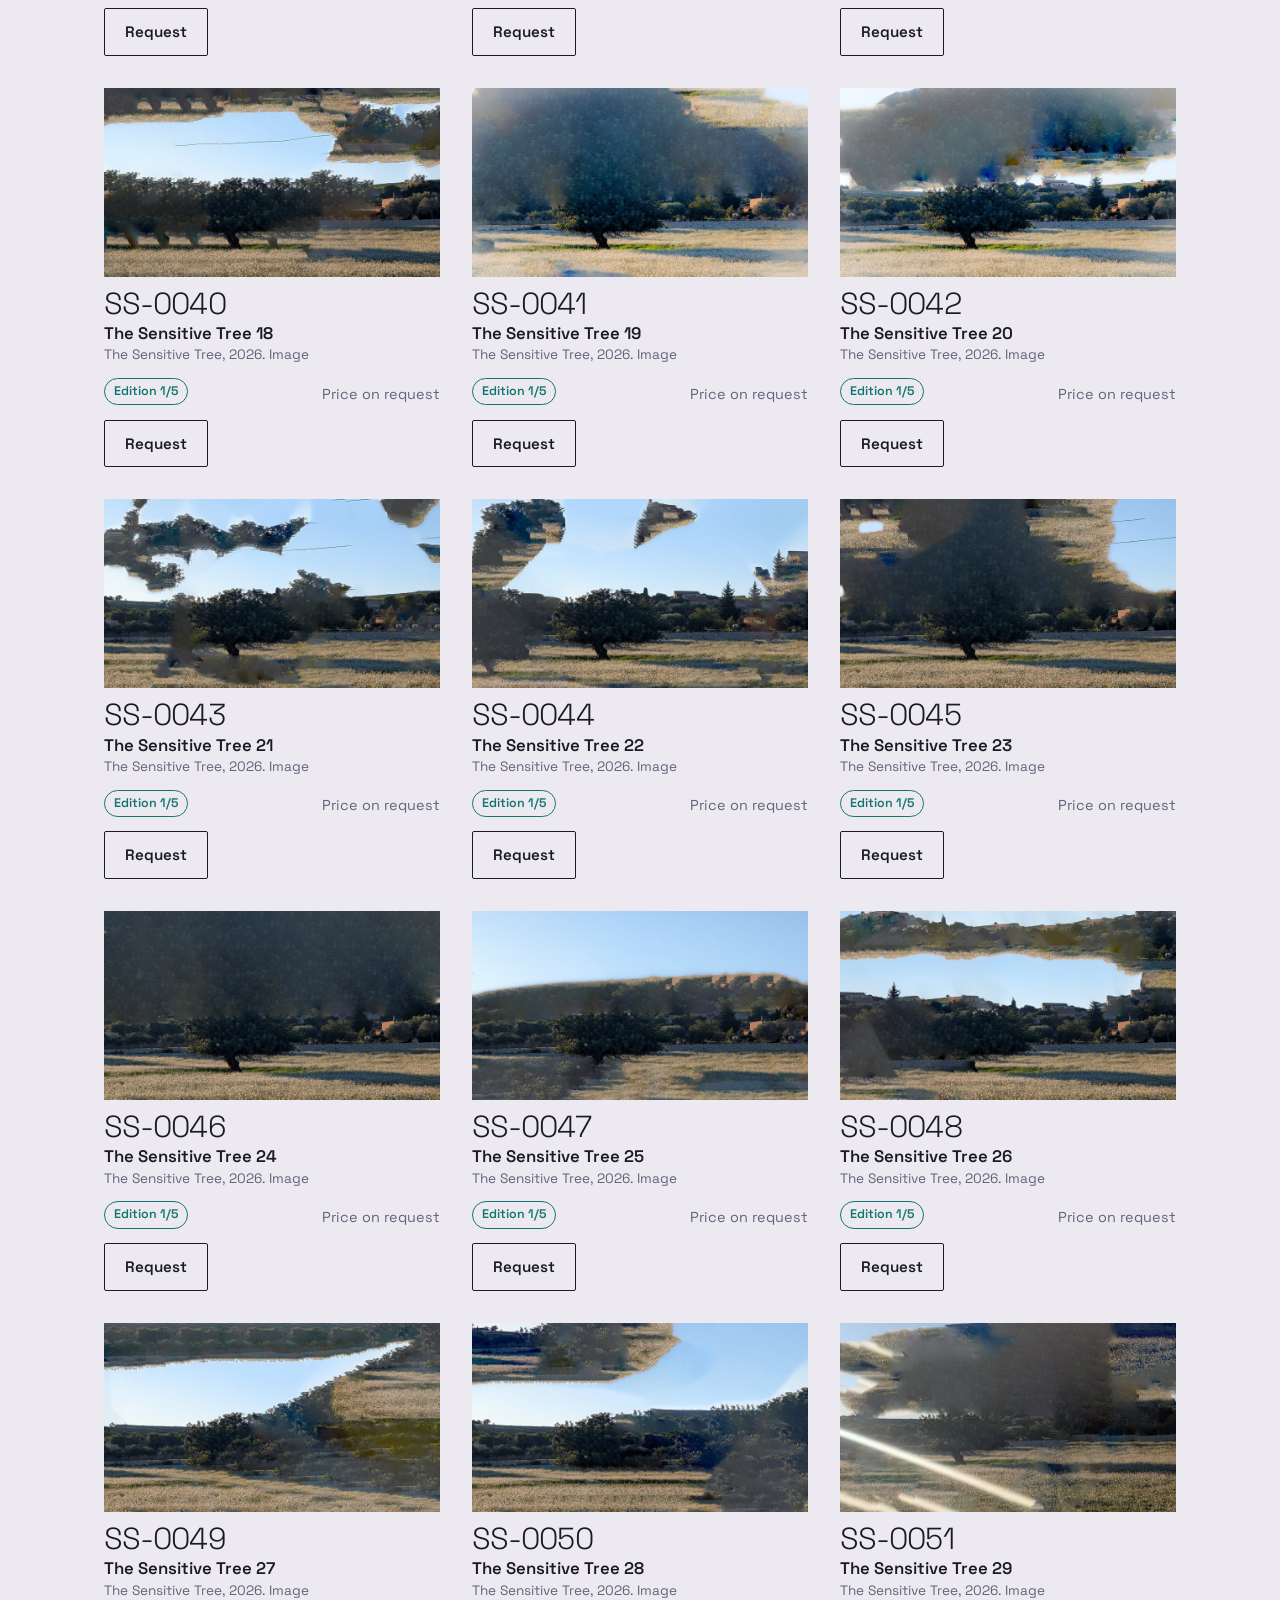
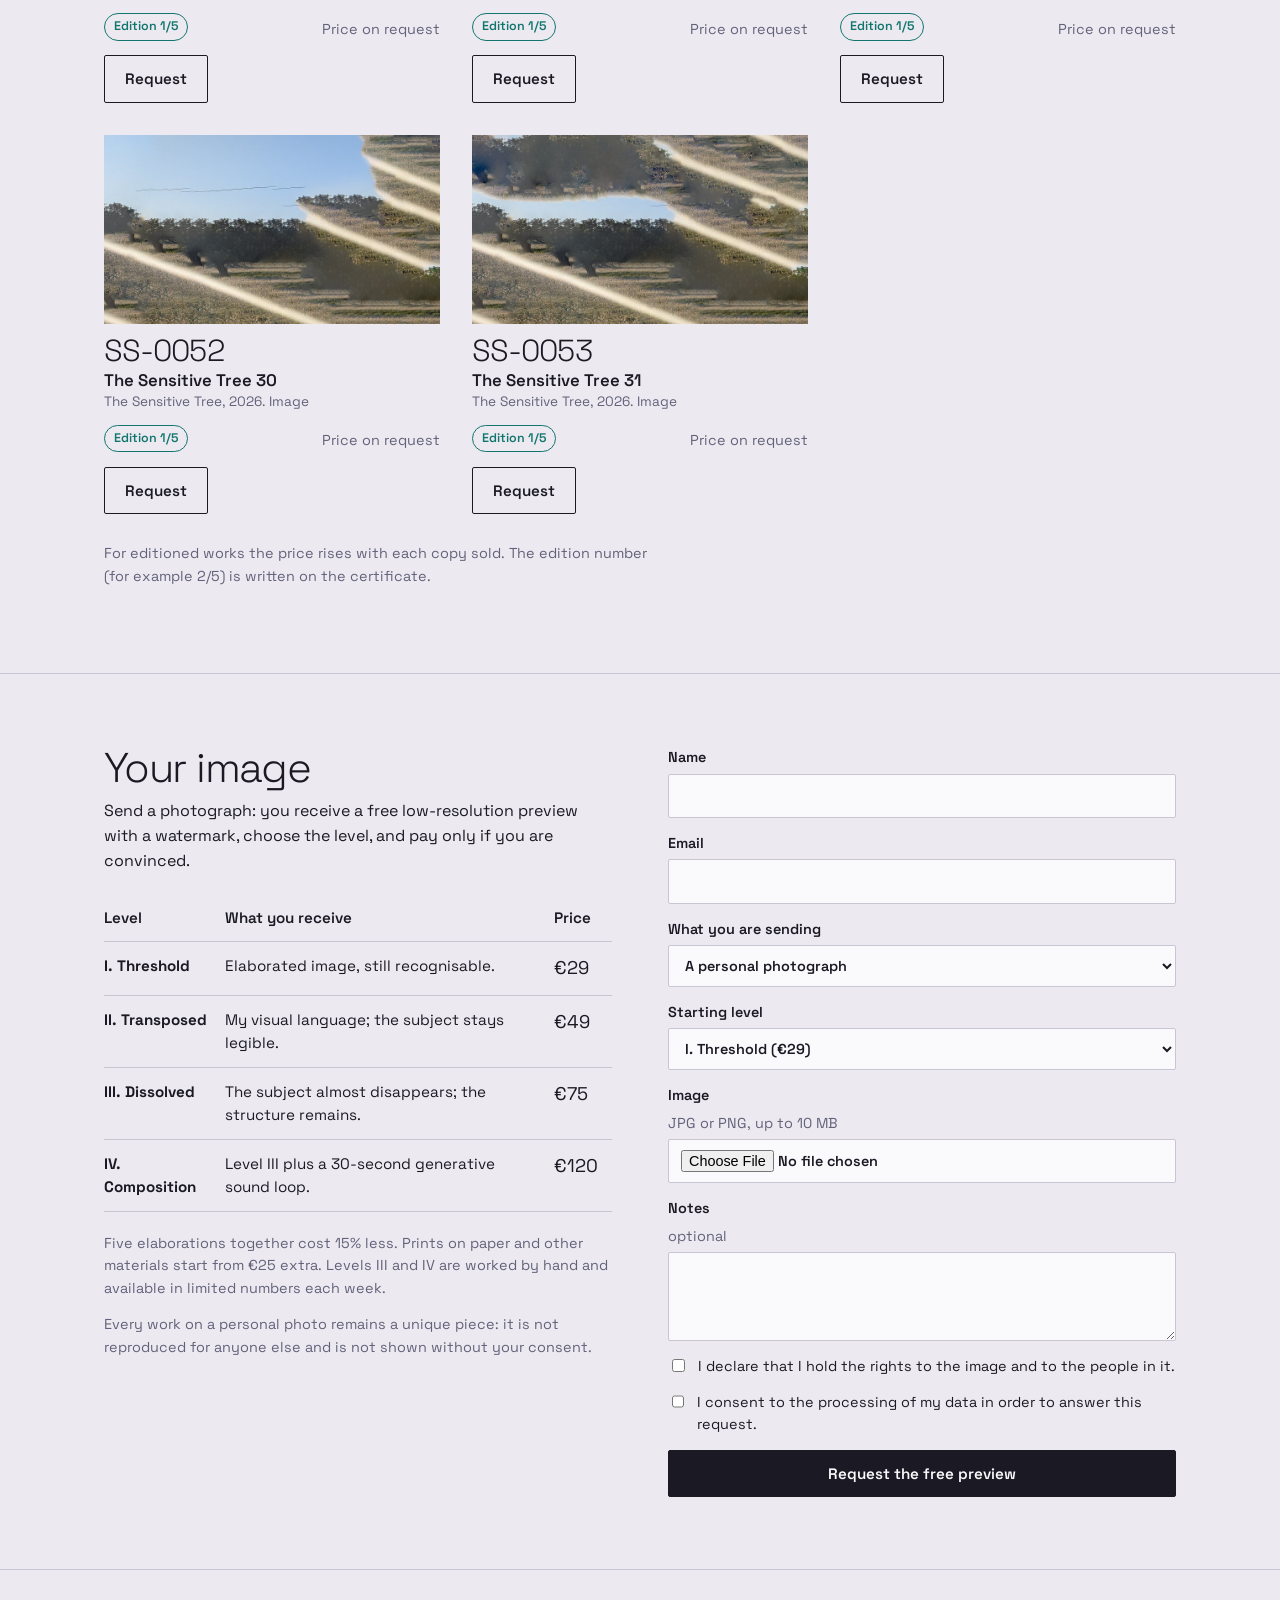
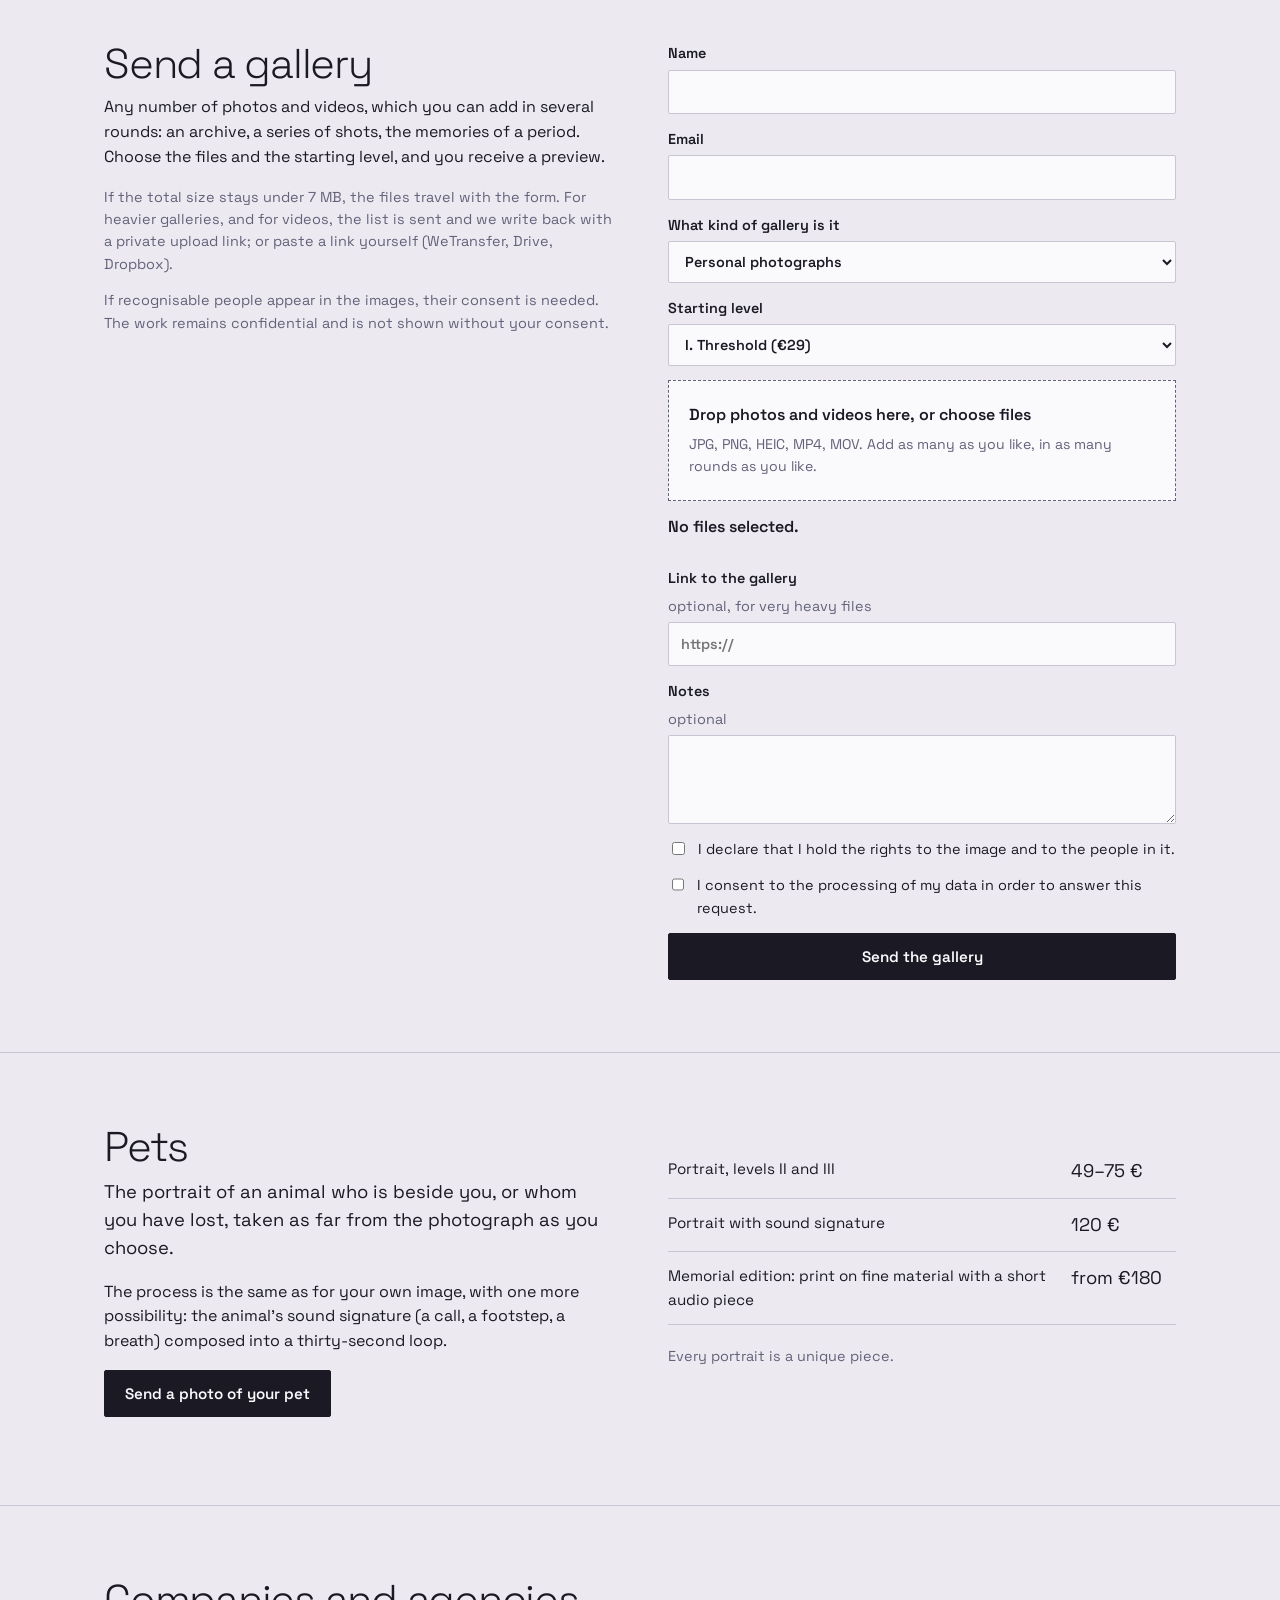
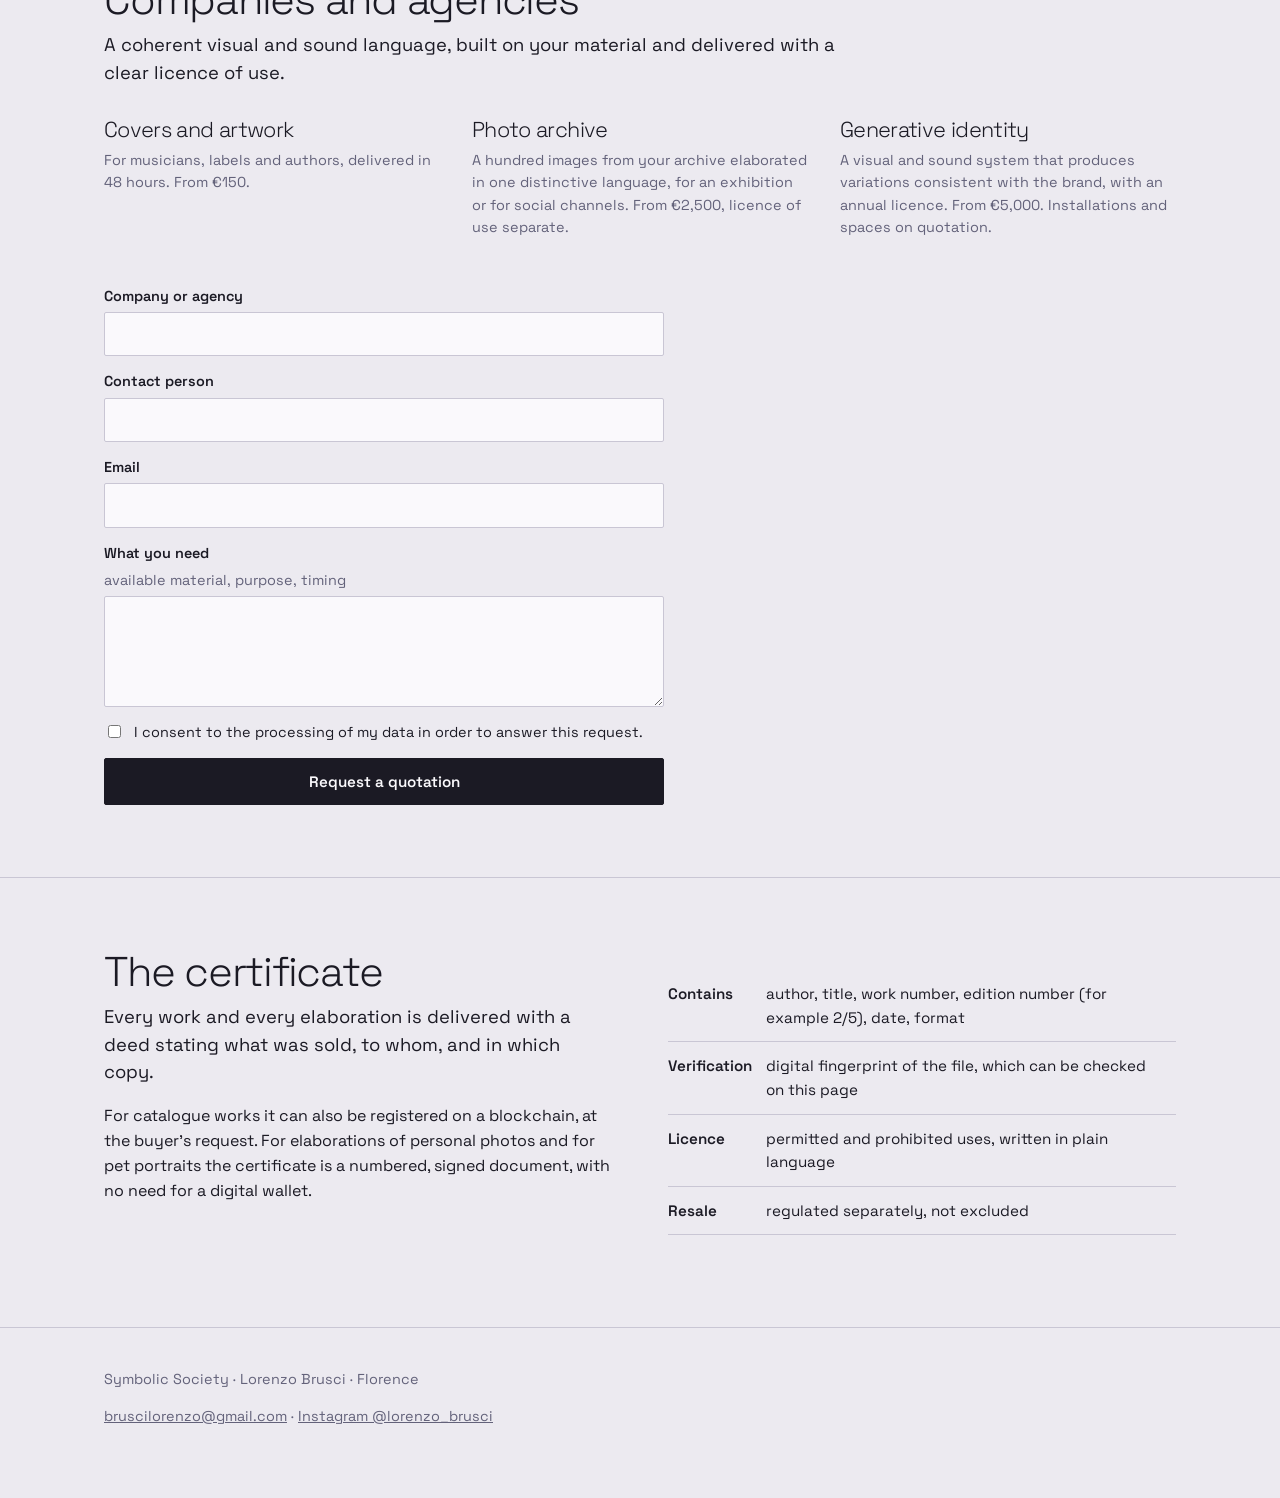
<file: en/index.html>
<!DOCTYPE html>
<html lang="en">
<head>
<meta charset="utf-8">
<meta name="viewport" content="width=device-width, initial-scale=1">
<title>Symbolic Society — composed images, numbered and certified</title>
<meta name="description" content="Image and sound elaborations by Lorenzo Brusci: a numbered catalogue, commissioned work for individuals, pets and companies, and certificates of authenticity.">
<link rel="alternate" hreflang="it" href="https://symbolicsociety.com/">
<link rel="alternate" hreflang="en" href="https://symbolicsociety.com/en/">
<link rel="preload" href="../fonts/space-grotesk-latin-wght-normal.woff2" as="font" type="font/woff2" crossorigin>
<link rel="stylesheet" href="../style.css">
</head>
<body>

<header class="top">
  <div class="wrap">
    <a class="brand" href="#top">Symbolic Society</a>
    <nav aria-label="Sections">
      <a href="#catalogo">Catalogue</a>
      <a href="#elabora">Your image</a>
      <a href="#galleria">Gallery</a>
      <a href="#pet">Pets</a>
      <a href="#aziende">Companies</a>
      <a href="#certificato">Certificate</a>
      <a href="../" hreflang="it" lang="it">Italiano</a>
    </nav>
  </div>
</header>

<main id="top">
<div class="wrap">
  <div class="hero">
    <div>
      <h1>How far do you want your image to travel?</h1>
      <p class="lead">Send a photograph and choose how far from its source it should go. The price follows the distance: the further the image moves away, the more composition it contains, and the higher the level of work.</p>
      <p class="lead">Every elaboration of your own photo is a unique piece. Works in the catalogue have an edition of five at most.</p>
      <p><a class="btn" href="#elabora" id="heroCta">Send your image</a> &nbsp; <a class="btn ghost" href="#catalogo">Browse the catalogue</a></p>
    </div>

    <div class="dial">
      <div class="frame" id="frame"></div>
      <p class="cap" id="demoCap"></p>
      <label for="level">Level of abstraction</label>
      <input type="range" id="level" min="0" max="3" step="1" value="0" aria-describedby="lvlDesc">
      <div class="steps" id="steps" aria-hidden="true"></div>
      <div class="readout">
        <div class="price" id="lvlPrice"></div>
        <p id="lvlDesc"></p>
      </div>
      <p class="demo-note">Demonstration with the series Fire Fears: the same landscape taken further and further from itself. The result on your photograph depends on the photograph.</p>
    </div>
  </div>
</div>

<section id="catalogo">
  <div class="wrap">
    <h2>Catalogue</h2>
    <p class="lead">The works published on Instagram, each with its number. If you saw one on the profile, look for the code in the caption (for example SS-0147).</p>
    <div class="tools">
      <input type="search" id="q" placeholder="Search by code, title or series" aria-label="Search the catalogue">
      <select id="fSerie" aria-label="Series"><option value="">All series</option></select>
      <select id="fRegime" aria-label="Edition">
        <option value="">All editions</option>
        <option value="unica">Unique works only</option>
        <option value="tiratura">Editioned works only</option>
        <option value="disp">Available only</option>
      </select>
    </div>
    <div class="grid" id="grid"></div>
    <div class="empty" id="empty" hidden>No work matches your search. Try another code or remove a filter.</div>
    <p class="small" style="margin-top:28px">For editioned works the price rises with each copy sold. The edition number (for example 2/5) is written on the certificate.</p>
  </div>
</section>

<section id="elabora">
  <div class="wrap cols">
    <div>
      <h2>Your image</h2>
      <p>Send a photograph: you receive a free low-resolution preview with a watermark, choose the level, and pay only if you are convinced.</p>
      <table>
        <thead><tr><th>Level</th><th>What you receive</th><th>Price</th></tr></thead>
        <tbody id="tbl"></tbody>
      </table>
      <p class="small">Five elaborations together cost 15% less. Prints on paper and other materials start from €25 extra. Levels III and IV are worked by hand and available in limited numbers each week.</p>
      <p class="small">Every work on a personal photo remains a unique piece: it is not reproduced for anyone else and is not shown without your consent.</p>
    </div>
    <div>
      <form name="elaborazione" method="POST" data-netlify="true" netlify-honeypot="bot" enctype="multipart/form-data" id="fElab">
        <input type="hidden" name="form-name" value="elaborazione">
        <input type="hidden" name="lingua" value="en">
        <p class="hp"><label>Do not fill in <input name="bot"></label></p>
        <label>Name <input name="nome" required autocomplete="name"></label>
        <label>Email <input type="email" name="email" required autocomplete="email"></label>
        <label>What you are sending
          <select name="soggetto" id="soggetto">
            <option>A personal photograph</option>
            <option>My pet</option>
            <option>Something else</option>
          </select>
        </label>
        <label>Starting level
          <select name="livello" id="livelloSel"></select>
        </label>
        <label>Image <span class="h">JPG or PNG, up to 10 MB</span>
          <input type="file" name="immagine" accept="image/jpeg,image/png" required>
        </label>
        <label>Notes <span class="h">optional</span><textarea name="note" rows="3"></textarea></label>
        <label class="chk"><input type="checkbox" name="diritti" required> I declare that I hold the rights to the image and to the people in it.</label>
        <label class="chk"><input type="checkbox" name="privacy" required> I consent to the processing of my data in order to answer this request.</label>
        <button class="btn" type="submit">Request the free preview</button>
        <div class="ok" role="status">Request sent. We will write to you with the preview as soon as it is ready.</div>
        <div class="err" role="alert">Sending failed. Please try again shortly or write to us at bruscilorenzo@gmail.com.</div>
      </form>
    </div>
  </div>
</section>

<section id="galleria">
  <div class="wrap cols">
    <div>
      <h2>Send a gallery</h2>
      <p>Any number of photos and videos, which you can add in several rounds: an archive, a series of shots, the memories of a period. Choose the files and the starting level, and you receive a preview.</p>
      <p class="small">If the total size stays under 7 MB, the files travel with the form. For heavier galleries, and for videos, the list is sent and we write back with a private upload link; or paste a link yourself (WeTransfer, Drive, Dropbox).</p>
      <p class="small">If recognisable people appear in the images, their consent is needed. The work remains confidential and is not shown without your consent.</p>
    </div>
    <div>
      <form name="galleria" method="POST" data-netlify="true" netlify-honeypot="bot" enctype="multipart/form-data" id="galForm">
        <input type="hidden" name="form-name" value="galleria">
        <input type="hidden" name="lingua" value="en">
        <input type="hidden" name="riepilogo" id="galSummary">
        <input type="hidden" name="n_foto" id="galNF">
        <input type="hidden" name="n_video" id="galNV">
        <input type="hidden" name="peso_totale_mb" id="galMB">
        <input type="hidden" name="invio_file" id="galMode">
        <p class="hp"><label>Do not fill in <input name="bot"></label></p>
        <label>Name <input name="nome" required autocomplete="name"></label>
        <label>Email <input type="email" name="email" required autocomplete="email"></label>
        <label>What kind of gallery is it
          <select name="tipo">
            <option>Personal photographs</option>
            <option>My pet</option>
            <option>A company archive</option>
            <option>Something else</option>
          </select>
        </label>
        <label>Starting level
          <select name="livello" id="galLevel"></select>
        </label>
        <label class="drop" id="galDrop">
          <input type="file" name="file" id="galInput" multiple accept="image/*,video/*">
          <strong>Drop photos and videos here, or choose files</strong>
          <span>JPG, PNG, HEIC, MP4, MOV. Add as many as you like, in as many rounds as you like.</span>
        </label>
        <div id="galCount" class="gcount" aria-live="polite"></div>
        <ul id="galList" class="files"></ul>
        <div id="galEstimate" class="small" aria-live="polite"></div>
        <label>Link to the gallery <span class="h">optional, for very heavy files</span><input type="url" name="link" placeholder="https://"></label>
        <label>Notes <span class="h">optional</span><textarea name="note" rows="3"></textarea></label>
        <label class="chk"><input type="checkbox" name="diritti" required> I declare that I hold the rights to the image and to the people in it.</label>
        <label class="chk"><input type="checkbox" name="privacy" required> I consent to the processing of my data in order to answer this request.</label>
        <button class="btn" type="submit">Send the gallery</button>
        <div class="ok" role="status"></div>
        <div class="err" role="alert"></div>
      </form>
    </div>
  </div>
</section>

<section id="pet">
  <div class="wrap cols">
    <div>
      <h2>Pets</h2>
      <p class="lead">The portrait of an animal who is beside you, or whom you have lost, taken as far from the photograph as you choose.</p>
      <p>The process is the same as for your own image, with one more possibility: the animal’s sound signature (a call, a footstep, a breath) composed into a thirty-second loop.</p>
      <p><a class="btn" href="#elabora" data-pet>Send a photo of your pet</a></p>
    </div>
    <div>
      <table>
        <tbody>
          <tr><td>Portrait, levels II and III</td><td class="pr">49–75 €</td></tr>
          <tr><td>Portrait with sound signature</td><td class="pr">120 €</td></tr>
          <tr><td>Memorial edition: print on fine material with a short audio piece</td><td class="pr">from €180</td></tr>
        </tbody>
      </table>
      <p class="small">Every portrait is a unique piece.</p>
    </div>
  </div>
</section>

<section id="aziende">
  <div class="wrap">
    <h2>Companies and agencies</h2>
    <p class="lead">A coherent visual and sound language, built on your material and delivered with a clear licence of use.</p>
    <div class="cols three" style="margin:32px 0">
      <div><h3>Covers and artwork</h3><p class="small" style="margin-top:8px">For musicians, labels and authors, delivered in 48 hours. From €150.</p></div>
      <div><h3>Photo archive</h3><p class="small" style="margin-top:8px">A hundred images from your archive elaborated in one distinctive language, for an exhibition or for social channels. From €2,500, licence of use separate.</p></div>
      <div><h3>Generative identity</h3><p class="small" style="margin-top:8px">A visual and sound system that produces variations consistent with the brand, with an annual licence. From €5,000. Installations and spaces on quotation.</p></div>
    </div>
    <form name="aziende" method="POST" data-netlify="true" netlify-honeypot="bot" id="fAz">
      <input type="hidden" name="form-name" value="aziende">
      <input type="hidden" name="lingua" value="en">
      <p class="hp"><label>Do not fill in <input name="bot"></label></p>
      <label>Company or agency <input name="azienda" required></label>
      <label>Contact person <input name="nome" required autocomplete="name"></label>
      <label>Email <input type="email" name="email" required autocomplete="email"></label>
      <label>What you need <span class="h">available material, purpose, timing</span><textarea name="richiesta" rows="4" required></textarea></label>
      <label class="chk"><input type="checkbox" name="privacy" required> I consent to the processing of my data in order to answer this request.</label>
      <button class="btn" type="submit">Request a quotation</button>
      <div class="ok" role="status">Request sent. We will reply with a proposal.</div>
      <div class="err" role="alert">Sending failed. Please try again shortly or write to us at bruscilorenzo@gmail.com.</div>
    </form>
  </div>
</section>

<section id="certificato">
  <div class="wrap cols">
    <div>
      <h2>The certificate</h2>
      <p class="lead">Every work and every elaboration is delivered with a deed stating what was sold, to whom, and in which copy.</p>
      <p>For catalogue works it can also be registered on a blockchain, at the buyer’s request. For elaborations of personal photos and for pet portraits the certificate is a numbered, signed document, with no need for a digital wallet.</p>
    </div>
    <div>
      <table>
        <tbody>
          <tr><th>Contains</th><td>author, title, work number, edition number (for example 2/5), date, format</td></tr>
          <tr><th>Verification</th><td>digital fingerprint of the file, which can be checked on this page</td></tr>
          <tr><th>Licence</th><td>permitted and prohibited uses, written in plain language</td></tr>
          <tr><th>Resale</th><td>regulated separately, not excluded</td></tr>
        </tbody>
      </table>
    </div>
  </div>
</section>
</main>

<footer>
  <div class="wrap">
    <p>Symbolic Society · Lorenzo Brusci · Florence</p>
    <p><a href="mailto:bruscilorenzo@gmail.com">bruscilorenzo@gmail.com</a> · <a href="https://www.instagram.com/lorenzo_brusci">Instagram @lorenzo_brusci</a></p>
  </div>
</footer>

<dialog id="dlg">
  <button class="close" id="dlgClose" aria-label="Close">×</button>
  <h3 id="dlgTitle"></h3>
  <p class="small" id="dlgSub"></p>
  <form name="richiesta-opera" method="POST" data-netlify="true" netlify-honeypot="bot" id="fOp">
    <input type="hidden" name="form-name" value="richiesta-opera">
    <input type="hidden" name="lingua" value="en">
    <input type="hidden" name="opera" id="opCod">
    <p class="hp"><label>Do not fill in <input name="bot"></label></p>
    <label>Name <input name="nome" required autocomplete="name"></label>
    <label>Email <input type="email" name="email" required autocomplete="email"></label>
    <label>Format
      <select name="formato">
        <option>Digital</option>
        <option>Print on paper</option>
        <option>Print on another material</option>
      </select>
    </label>
    <label class="chk"><input type="checkbox" name="token"> I also want the certificate registered on a blockchain.</label>
    <label>Notes <span class="h">optional</span><textarea name="note" rows="2"></textarea></label>
    <label class="chk"><input type="checkbox" name="privacy" required> I consent to the processing of my data in order to answer this request.</label>
    <button class="btn" type="submit">Send the request</button>
    <div class="ok" role="status">Request sent. We will write to you with the final price and payment details.</div>
    <div class="err" role="alert">Sending failed. Please try again shortly or write to us at bruscilorenzo@gmail.com.</div>
  </form>
</dialog>

<script>
window.SITE = {"lang": "en", "base": "../", "levels": [{"nome": "Threshold", "prezzo": 29, "cosa": "Elaborated image, still recognisable.", "code": "SS-0001"}, {"nome": "Transposed", "prezzo": 49, "cosa": "My visual language; the subject stays legible.", "code": "SS-0004"}, {"nome": "Dissolved", "prezzo": 75, "cosa": "The subject almost disappears; the structure remains.", "code": "SS-0012"}, {"nome": "Composition", "prezzo": 120, "cosa": "Level III plus a 30-second generative sound loop.", "code": "SS-0020"}], "t": {demoAlt:c=>`Fire Fears {code}`.replace('{code}',c),demoCap:(c,r)=>`Fire Fears, {code}. Level {rom}.`.replace('{code}',c).replace('{rom}',r),dlgTitle:c=>`Request {code}`.replace('{code}',c),dlgSub:(titolo,unica,n,max,prezzo)=>(unica?`{titolo}, unique work, {prezzo}.`:`{titolo}, edition {n}/{max}, {prezzo}.`).replace('{titolo}',titolo).replace('{n}',n).replace('{max}',max).replace('{prezzo}',prezzo||`price on request`),"gal": {"none": "No files selected.", "photo1": "{n} photo", "photoN": "{n} photos", "video1": "{n} video", "videoN": "{n} videos", "est": "Indicative estimate for the photos: {amount}{disc}. Videos are quoted separately.", "disc": " (with the 15% discount from five photos up)", "bulk": " For archives of more than 50 images we prepare a dedicated quotation.", "need": "Add at least one file or paste a link to the gallery.", "okFiles": "Gallery received, files included. We will write to you with the preview.", "okLink": "Request received with the link to the gallery. We will write to you with the preview.", "okList": "We received the list of files. We will write to you with a private link to upload them.", "remove": "Remove", "many": "You have selected many files: above 300 it is better to send one compressed archive or a link.", "err": "Sending failed. Please try again shortly or write to us at bruscilorenzo@gmail.com.", "videoTag": "Video"}, "unique": "Unique work", "soldOut": "Sold out", "edition": "Edition", "request": "Request", "unavailable": "Unavailable", "onRequest": "Price on request", "igPost": "See the post on Instagram", "dontKnow": "I am not sure, advise me", "petValue": "My pet", "tech": {"Immagine": "Image", "Immagine + loop sonoro": "Image + sound loop", "Video + audio": "Video + audio"}}};
</script>
<script src="../app.js"></script>
</body>
</html>
</file>
<file: style.css>
@font-face{font-family:"Space Grotesk";font-style:normal;font-weight:300 700;font-display:swap;src:url(fonts/space-grotesk-latin-ext-wght-normal.woff2) format("woff2");unicode-range:U+0100-02BA,U+02BD-02C5,U+02C7-02CC,U+02CE-02D7,U+02DD-02FF,U+0304,U+0308,U+0329,U+1D00-1DBF,U+1E00-1E9F,U+1EF2-1EFF,U+2020,U+20A0-20AB,U+20AD-20C0,U+2113,U+2C60-2C7F,U+A720-A7FF}
@font-face{font-family:"Space Grotesk";font-style:normal;font-weight:300 700;font-display:swap;src:url(fonts/space-grotesk-latin-wght-normal.woff2) format("woff2");unicode-range:U+0000-00FF,U+0131,U+0152-0153,U+02BB-02BC,U+02C6,U+02DA,U+02DC,U+0304,U+0308,U+0329,U+2000-206F,U+20AC,U+2122,U+2191,U+2193,U+2212,U+2215,U+FEFF,U+FFFD}
:root{
  --paper:#ECEAF0; --paper2:#E2DFE9; --ink:#1B1A24; --mute:#63627A; --line:#C9C6D4;
  --verd:#12766E; --seal:#8A1F3D; --white:#FAF9FC;
  --display:"Space Grotesk","Helvetica Neue",Arial,sans-serif;
  --sans:"Space Grotesk","Helvetica Neue",Arial,sans-serif;
}
*{box-sizing:border-box}
html{scroll-behavior:smooth;scroll-padding-top:72px}
@media (prefers-reduced-motion:reduce){html{scroll-behavior:auto}}
body{margin:0;background:var(--paper);color:var(--ink);font-family:var(--sans);font-size:16px;line-height:1.55}
a{color:inherit}
:focus-visible{outline:2px solid var(--verd);outline-offset:3px}
.wrap{max-width:1120px;margin:0 auto;padding:0 24px}
h1,h2,h3{font-family:var(--display);font-weight:300;letter-spacing:-.03em;line-height:1.04;margin:0}
h1{font-size:clamp(2.3rem,5vw,3.9rem);letter-spacing:-.04em}
h2{font-size:clamp(1.8rem,3.6vw,2.6rem);margin-bottom:.6rem}
h3{font-size:1.35rem}
p{margin:0 0 1em;max-width:62ch}
.lead{font-size:1.15rem;line-height:1.5;color:var(--ink);font-weight:400}
.small{font-size:.9rem;color:var(--mute)}
section{padding:72px 0;border-top:1px solid var(--line)}

header.top{position:sticky;top:0;z-index:20;background:rgba(236,234,240,.92);backdrop-filter:blur(8px);border-bottom:1px solid var(--line)}
header.top .wrap{display:flex;align-items:center;justify-content:space-between;height:56px;gap:16px}
.brand{font-family:var(--display);font-weight:500;font-size:1.1rem;text-decoration:none;letter-spacing:-.02em}
nav{display:flex;gap:20px;font-size:.92rem;overflow-x:auto}
nav a{text-decoration:none;color:var(--mute);white-space:nowrap}
nav a:hover{color:var(--ink)}

.btn{display:inline-block;font:inherit;font-weight:600;font-size:.95rem;padding:11px 20px;border:1px solid var(--ink);background:var(--ink);color:var(--white);text-decoration:none;cursor:pointer;border-radius:2px}
.btn:hover{background:var(--verd);border-color:var(--verd)}
.btn.ghost{background:transparent;color:var(--ink)}
.btn.ghost:hover{background:var(--ink);color:var(--white);border-color:var(--ink)}
.btn[disabled]{opacity:.45;cursor:not-allowed}

/* hero */
.hero{display:grid;grid-template-columns:.9fr 1.1fr;gap:56px;align-items:center;padding:64px 0 80px}
.hero p.lead{margin-top:1.2rem}
.dial{background:var(--white);border:1px solid var(--line);padding:18px}
/* demo FireFears: quattro immagini sovrapposte, dissolvenza con il cursore */
.frame{position:relative;aspect-ratio:16/10;overflow:hidden;background:var(--paper2)}
.frame img{position:absolute;inset:0;width:100%;height:100%;object-fit:cover;opacity:0;transition:opacity .45s ease}
.frame img.on{opacity:1}
@media (prefers-reduced-motion:reduce){.frame img{transition:none}}
.cap{margin:10px 0 0;font-size:.85rem;color:var(--mute)}
.dial label{display:block;font-weight:600;margin:16px 0 6px}
input[type=range]{width:100%;accent-color:var(--verd)}
.steps{display:flex;justify-content:space-between;font-size:.82rem;color:var(--mute)}
.steps span.cur{color:var(--ink);font-weight:600}
.readout{display:flex;justify-content:space-between;align-items:baseline;gap:16px;margin-top:14px;border-top:1px solid var(--line);padding-top:14px}
.readout .price{font-family:var(--display);font-weight:300;font-size:2.4rem;letter-spacing:-.03em;line-height:1}
.readout{min-height:5.2rem}
.readout p{margin:0;font-size:.92rem;color:var(--mute);max-width:30ch}
.demo-note{margin:10px 0 0;font-size:.8rem;color:var(--mute)}

/* catalogo */
.tools{display:flex;flex-wrap:wrap;gap:12px;margin:24px 0 28px}
.tools input,.tools select,form input,form select,form textarea{font:inherit;padding:10px 12px;border:1px solid var(--line);background:var(--white);color:var(--ink);border-radius:2px;min-width:0}
.tools input[type=search]{flex:1 1 240px}
.grid{display:grid;grid-template-columns:repeat(auto-fill,minmax(280px,1fr));gap:32px}
.work{display:flex;flex-direction:column}
.work .img{position:relative;aspect-ratio:16/9;overflow:hidden;background:var(--paper2)}
.work .img img{position:absolute;inset:0;width:100%;height:100%;object-fit:cover}
.work .code{font-family:var(--display);font-size:1.9rem;font-weight:300;letter-spacing:-.03em;margin-top:12px;line-height:1}
.work h3{font-size:1.05rem;margin:6px 0 2px;font-family:var(--sans);font-weight:600;letter-spacing:0}
.work .meta{font-size:.85rem;color:var(--mute);margin-bottom:10px}
.work .row{display:flex;justify-content:space-between;align-items:center;gap:10px;margin-top:auto}
.badge{display:inline-block;font-size:.78rem;font-weight:600;padding:3px 9px;border:1px solid;border-radius:20px}
.badge.unica{color:var(--seal);border-color:var(--seal)}
.badge.tir{color:var(--verd);border-color:var(--verd)}
.badge.fin{color:var(--mute);border-color:var(--line)}
.work .p{font-family:var(--display);font-size:1.3rem}
.work .ig{font-size:.82rem;color:var(--mute);margin-top:8px}
.empty{padding:40px 0;color:var(--mute)}

/* tabelle */
table{border-collapse:collapse;width:100%;max-width:720px;margin:20px 0}
th,td{text-align:left;padding:12px 14px 12px 0;border-bottom:1px solid var(--line);vertical-align:top;font-size:.95rem}
th{font-weight:600}
td.pr{font-family:var(--display);font-size:1.15rem;white-space:nowrap}
.cols{display:grid;grid-template-columns:1fr 1fr;gap:56px}
.cols.three{grid-template-columns:repeat(3,1fr);gap:32px}

/* form */
form{display:grid;gap:14px;max-width:560px}
form label{display:grid;gap:5px;font-weight:600;font-size:.9rem}
form label span.h{font-weight:400;color:var(--mute)}
form .chk{display:flex;gap:10px;font-weight:400;align-items:flex-start}
form .chk input{margin-top:4px}
.hp{position:absolute;left:-9999px}
.ok{padding:14px 16px;border:1px solid var(--verd);color:var(--verd);background:var(--white);display:none}
.err{padding:14px 16px;border:1px solid var(--seal);color:var(--seal);background:var(--white);display:none}
dialog{border:1px solid var(--ink);padding:28px;max-width:520px;width:calc(100% - 32px);background:var(--paper)}
dialog::backdrop{background:rgba(27,26,36,.5)}
dialog h3{margin-bottom:4px}
.close{float:right;background:none;border:0;font-size:1.5rem;cursor:pointer;color:var(--mute)}

footer{border-top:1px solid var(--line);padding:40px 0 56px;color:var(--mute);font-size:.9rem}

@media (max-width:860px){
  .hero{grid-template-columns:1fr;gap:36px;padding-top:36px}
  .cols,.cols.three{grid-template-columns:1fr;gap:32px}
  section{padding:52px 0}
}

/* galleria: zona di caricamento e elenco dei file */
.drop{display:grid;gap:6px;justify-items:start;padding:22px 20px;border:1.5px dashed var(--mute);background:var(--white);cursor:pointer;font-weight:400}
.drop strong{font-weight:600;font-size:1rem}
.drop span{font-size:.88rem;color:var(--mute)}
.drop input[type=file]{position:absolute;width:1px;height:1px;opacity:0;pointer-events:none}
.drop:hover,.drop.over,.drop:focus-within{border-color:var(--verd);background:#F4FAF9}
.gcount{font-weight:600;min-height:1.4em}
.files{list-style:none;margin:0;padding:0;display:grid;gap:6px;max-height:340px;overflow:auto}
.files:empty{display:none}
.files li{display:grid;grid-template-columns:48px 1fr auto auto;gap:12px;align-items:center;padding:6px 8px;background:var(--white);border:1px solid var(--line);font-size:.88rem}
.files .th{width:48px;height:36px;background:var(--paper2);display:grid;place-items:center;font-size:.68rem;font-weight:600;color:var(--mute);overflow:hidden}
.files .th img{width:100%;height:100%;object-fit:cover}
.files .nm{min-width:0;overflow:hidden;text-overflow:ellipsis;white-space:nowrap}
.files .sz{color:var(--mute);white-space:nowrap}
.files button{background:none;border:0;color:var(--seal);cursor:pointer;font:inherit;font-size:.85rem;padding:4px 6px}
</file>
